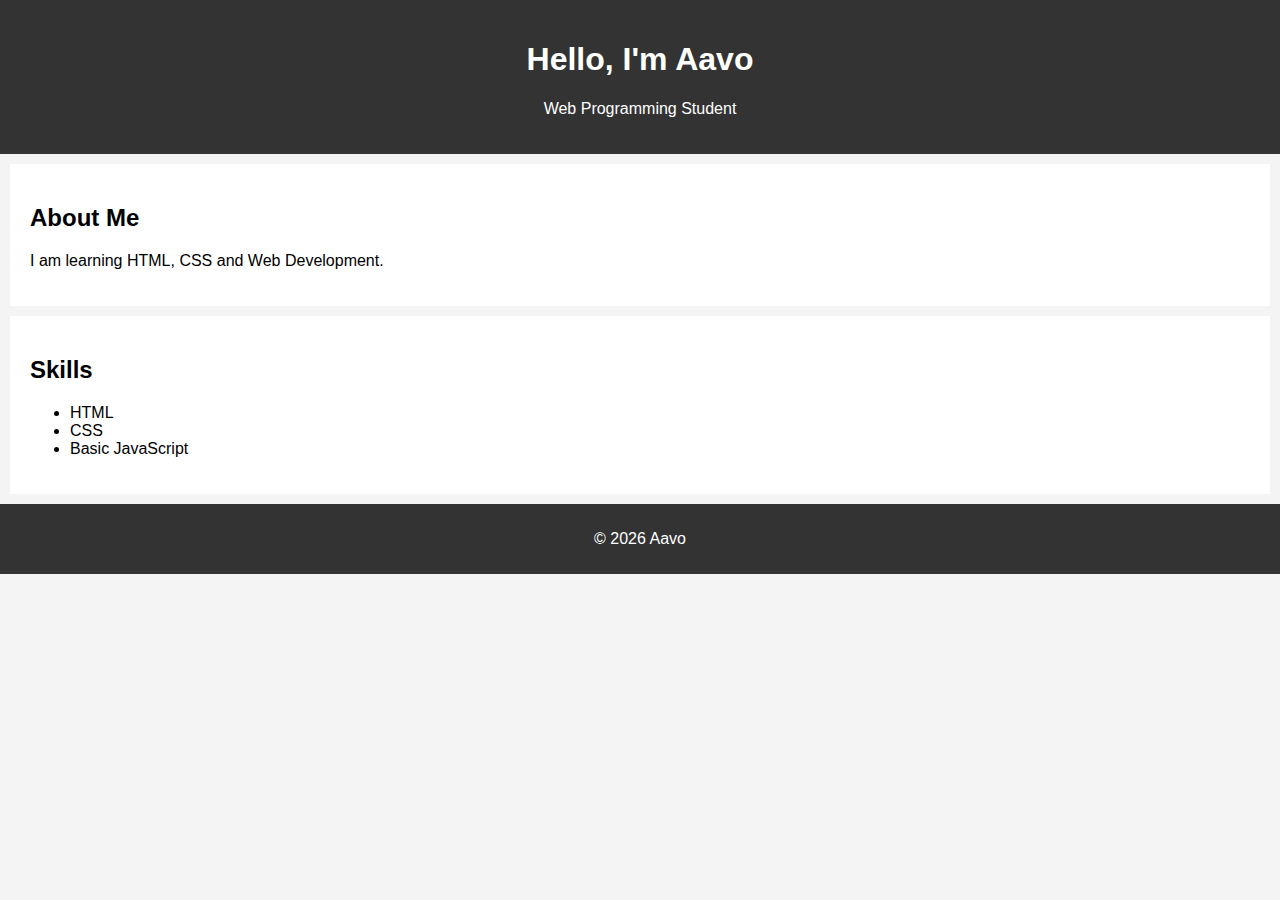
<file: index.html>
<!DOCTYPE html>
<html>
<head>
    <title>My Portfolio</title>
    <link rel="stylesheet" href="style.css">
</head>
<body>
    <header>
        <h1>Hello, I'm Aavo</h1>
        <p>Web Programming Student</p>
    </header>

    <section>
        <h2>About Me</h2>
        <p>I am learning HTML, CSS and Web Development.</p>
    </section>

    <section>
        <h2>Skills</h2>
        <ul>
            <li>HTML</li>
            <li>CSS</li>
            <li>Basic JavaScript</li>
        </ul>
    </section>

    <footer>
        <p>© 2026 Aavo</p>
    </footer>
</body>
</html>
</file>
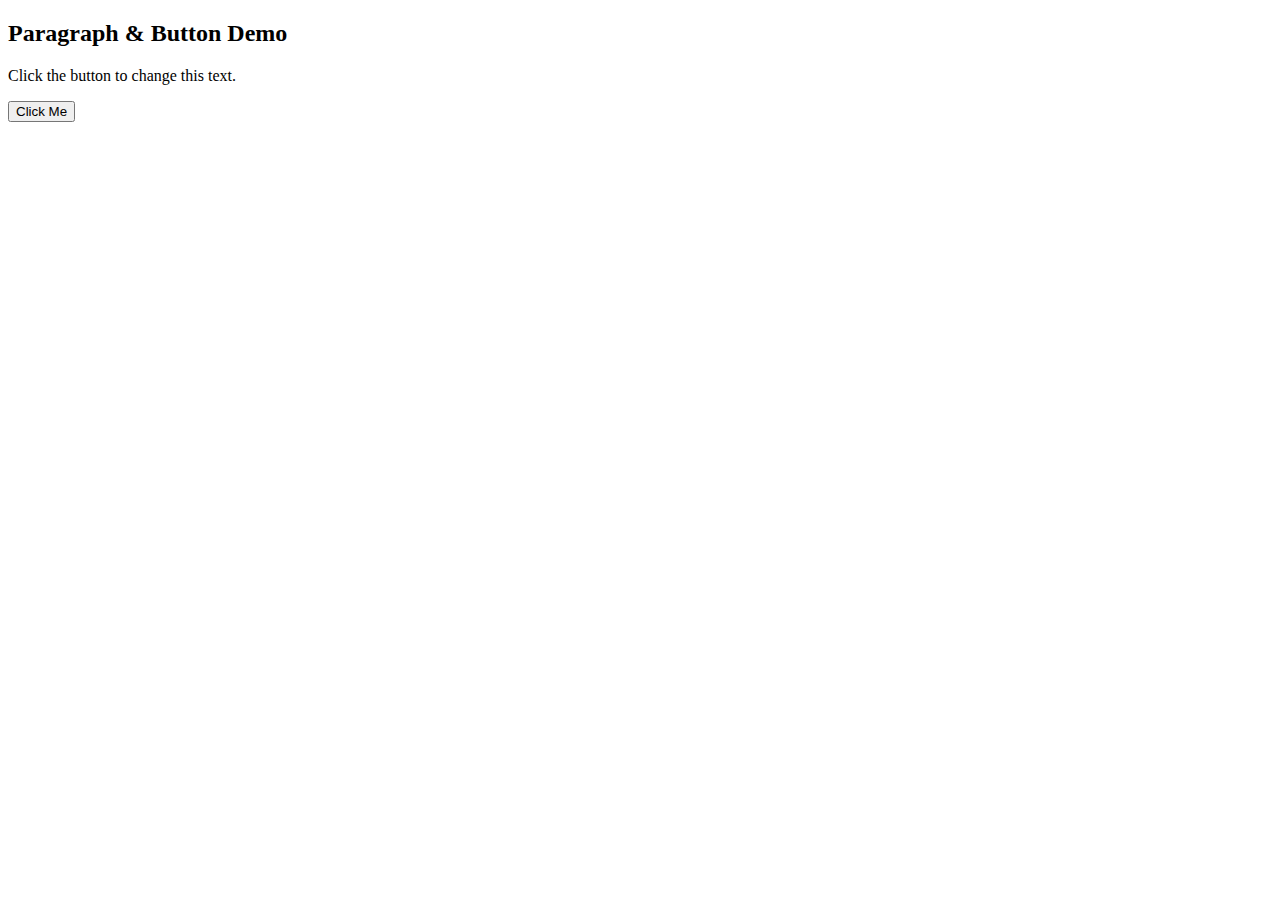
<file: index1.html>
<!DOCTYPE html>
<html lang="en">
<head>
    <meta charset="UTF-8">
    <title>JavaScript InnerHTML Example</title>
</head>
<body>

    <h2>Paragraph & Button Demo</h2>

    <!-- Paragraph -->
    <p id="myPara">Click the button to change this text.</p>

    <!-- Button -->
    <button onclick="changeText()">Click Me</button>

    <!-- Linking JavaScript file -->
    <script src="script.js"></script>

</body>
</html>
</file>
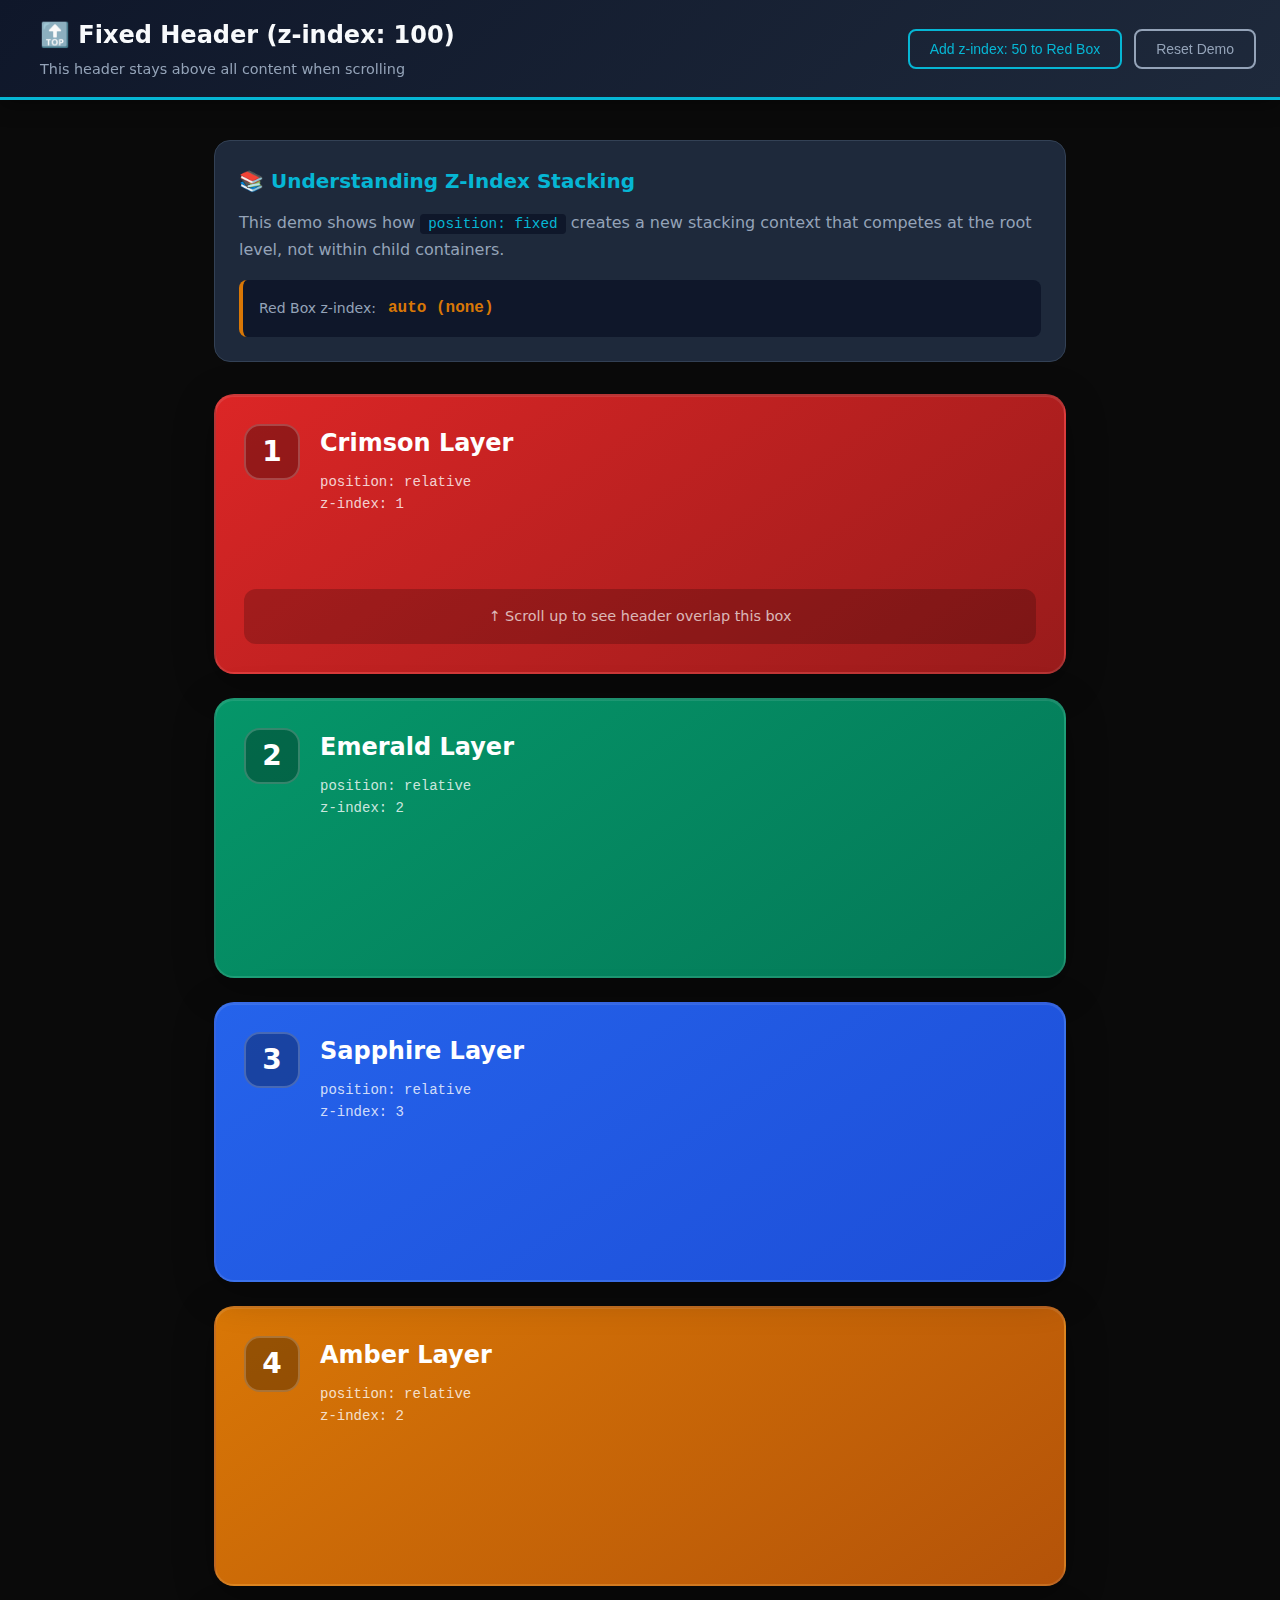
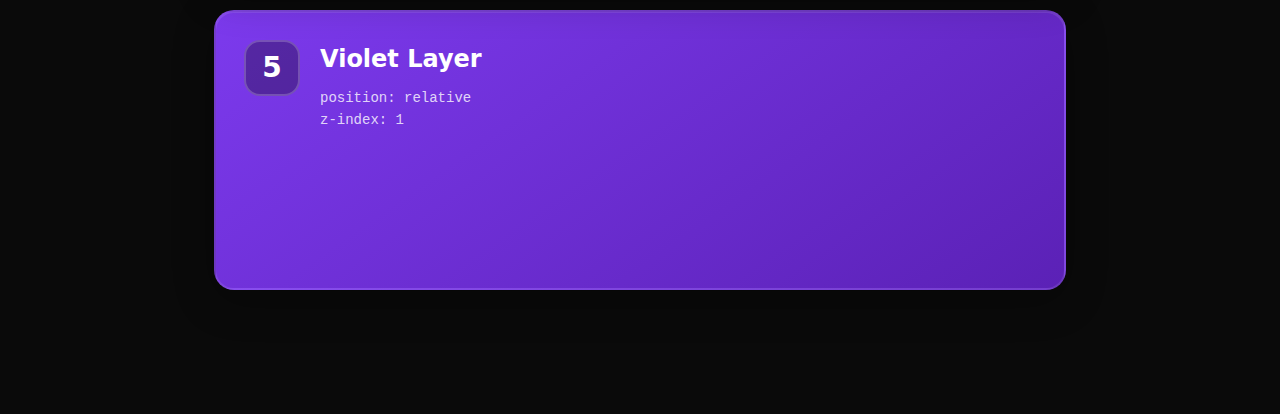
<file: layerStack.html>
<!DOCTYPE html>
<html lang="en">
<head>
    <meta charset="UTF-8">
    <meta name="viewport" content="width=device-width, initial-scale=1.0">
    <title>Z-Index Stacking Context Demo</title>
    <link rel="stylesheet" href="stackStyles.css">
</head>
<body>
    <!-- Fixed Header with z-index: 100 -->
    <header class="stickyBanner" id="topHeader">
        <div class="bannerContent">
            <h1>🔝 Fixed Header (z-index: 100)</h1>
            <p>This header stays above all content when scrolling</p>
        </div>
        <div class="controls">
            <button id="toggleHighZ" class="controlBtn">
                Add z-index: 50 to Red Box
            </button>
            <button id="resetDemo" class="controlBtn secondary">
                Reset Demo
            </button>
        </div>
    </header>

    <!-- Main Content Area -->
    <main class="scrollArea">
        
        <!-- Intro Section -->
        <section class="explainPanel">
            <h2>📚 Understanding Z-Index Stacking</h2>
            <p>
                This demo shows how <code>position: fixed</code> creates a new 
                stacking context that competes at the root level, not within 
                child containers.
            </p>
            <div class="currentState" id="stateDisplay">
                <span class="stateLabel">Red Box z-index:</span>
                <span class="stateValue" id="zValue">auto (none)</span>
            </div>
        </section>

        <!-- Colorful Content Divs with z-index 1-3 -->
        <div class="layerBox crimsonLayer" id="redBox">
            <div class="layerLabel">
                <span class="layerNum">1</span>
                <div class="layerInfo">
                    <h3>Crimson Layer</h3>
                    <p>position: relative</p>
                    <p>z-index: 1</p>
                    <p id="redExtra" class="extraProp hidden">z-index: 50 (added)</p>
                </div>
            </div>
            <div class="overlapHint">
                ↑ Scroll up to see header overlap this box
            </div>
        </div>

        <div class="layerBox emeraldLayer">
            <div class="layerLabel">
                <span class="layerNum">2</span>
                <div class="layerInfo">
                    <h3>Emerald Layer</h3>
                    <p>position: relative</p>
                    <p>z-index: 2</p>
                </div>
            </div>
        </div>

        <div class="layerBox sapphireLayer">
            <div class="layerLabel">
                <span class="layerNum">3</span>
                <div class="layerInfo">
                    <h3>Sapphire Layer</h3>
                    <p>position: relative</p>
                    <p>z-index: 3</p>
                </div>
            </div>
        </div>

        <!-- Additional boxes to enable scrolling -->
        <div class="layerBox amberLayer">
            <div class="layerLabel">
                <span class="layerNum">4</span>
                <div class="layerInfo">
                    <h3>Amber Layer</h3>
                    <p>position: relative</p>
                    <p>z-index: 2</p>
                </div>
            </div>
        </div>

        <div class="layerBox violetLayer">
            <div class="layerLabel">
                <span class="layerNum">5</span>
                <div class="layerInfo">
                    <h3>Violet Layer</h3>
                    <p>position: relative</p>
                    <p>z-index: 1</p>
</file>
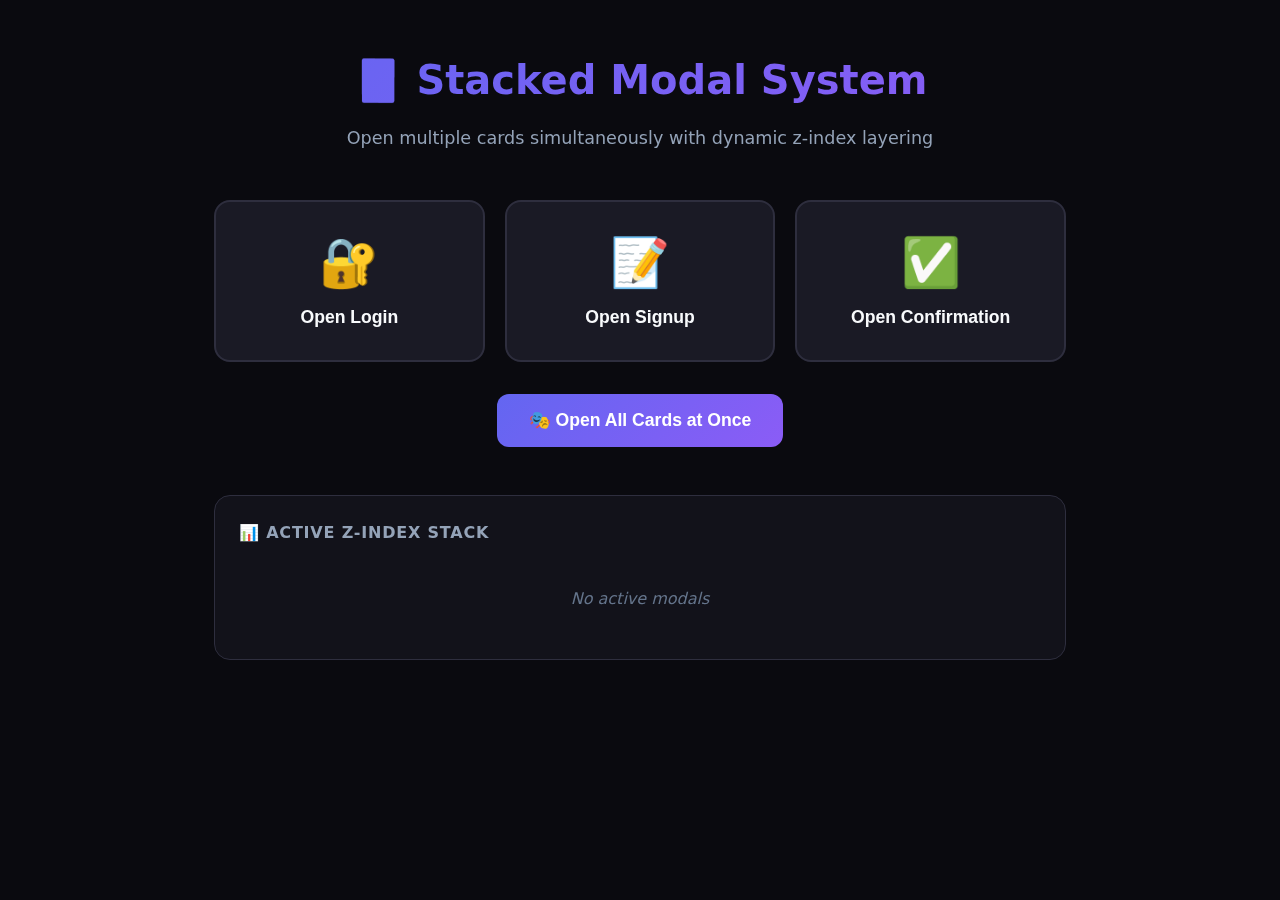
<file: modalDeck.html>
<!DOCTYPE html>
<html lang="en">
<head>
    <meta charset="UTF-8">
    <meta name="viewport" content="width=device-width, initial-scale=1.0">
    <title>Multi-Modal Card System</title>
    <link rel="stylesheet" href="overlayStyles.css">
</head>
<body>
    <div class="appShell">
        <!-- Main Page Content -->
        <main class="pageContent">
            <header class="heroBlock">
                <h1>🎴 Stacked Modal System</h1>
                <p>Open multiple cards simultaneously with dynamic z-index layering</p>
            </header>

            <!-- Trigger Buttons -->
            <section class="triggerGrid">
                <button class="modalTrigger" data-modal="loginCard">
                    <span class="triggerIcon">🔐</span>
                    <span class="triggerLabel">Open Login</span>
                </button>
                <button class="modalTrigger" data-modal="signupCard">
                    <span class="triggerIcon">📝</span>
                    <span class="triggerLabel">Open Signup</span>
                </button>
                <button class="modalTrigger" data-modal="confirmCard">
                    <span class="triggerIcon">✅</span>
                    <span class="triggerLabel">Open Confirmation</span>
                </button>
            </section>

            <!-- Open All Button -->
            <div class="bulkAction">
                <button class="stackAllBtn" onclick="openAllModals()">
                    🎭 Open All Cards at Once
                </button>
            </div>

            <!-- Active Stack Display -->
            <aside class="stackMonitor" id="layerMonitor">
                <h3>📊 Active Z-Index Stack</h3>
                <ul class="layerList" id="activeLayers">
                    <li class="emptyState">No active modals</li>
                </ul>
            </aside>
        </main>

        <!-- Modal Container -->
        <div class="modalArena" id="modalStage">
            
            <!-- Login Card -->
            <div class="modalWrap" id="loginCard" data-base-z="1000" style="z-index: -1;">
                <div class="modalBackdrop" onclick="closeModal('loginCard')"></div>
                <article class="modalCard">
                    <header class="cardHead">
                        <h2>🔐 Login</h2>
                        <button class="closeX" onclick="closeModal('loginCard')">&times;</button>
                    </header>
                    <div class="cardBody">
                        <div class="fieldGroup">
                            <label>Email</label>
                            <input type="email" placeholder="user@example.com">
                        </div>
                        <div class="fieldGroup">
                            <label>Password</label>
                            <input type="password" placeholder="••••••••">
                        </div>
                        <button class="submitAction">Sign In</button>
                    </div>
                    <footer class="cardFoot">
                        <button class="nestTrigger" onclick="openModal('signupCard')">
                            Need account? Sign up →
                        </button>
                    </footer>
                </article>
            </div>

            <!-- Signup Card -->
            <div class="modalWrap" id="signupCard" data-base-z="1000" style="z-index: -1;">
                <div class="modalBackdrop" onclick="closeModal('signupCard')"></div>
                <article class="modalCard">
                    <header class="cardHead">
                        <h2>📝 Create Account</h2>
                        <button class="closeX" onclick="closeModal('signupCard')">&times;</button>
                    </header>
                    <div class="cardBody">
                        <div class="fieldGroup">
                            <label>Full Name</label>
                            <input type="text" placeholder="John Doe">
                        </div>
                        <div class="fieldGroup">
                            <label>Email</label>
                            <input type="email" placeholder="user@example.com">
                        </div>
                        <div class="fieldGroup">
                            <label>Password</label>
                            <input type="password" placeholder="••••••••">
                        </div>
                        <button class="submitAction">Create Account</button>
                    </div>
                    <footer class="cardFoot">
                        <button class="nestTrigger" onclick="openModal('confirmCard')">
                            Show confirmation →
                        </button>
                    </footer>
                </article>
            </div>

            <!-- Confirmation Card -->
            <div class="modalWrap" id="confirmCard" data-base-z="1000" style="z-index: -1;">
                <div class="modalBackdrop" onclick="closeModal('confirmCard')"></div>
                <article class="modalCard confirmTheme">
                    <header class="cardHead">
                        <h2>✅ Success!</h2>
                        <button class="closeX" onclick="closeModal('confirmCard')">&times;</button>
                    </header>
                    <div class="cardBody centerBody">
                        <div class="successIcon">🎉</div>
                        <p>Your action was completed successfully.</p>
                        <button class="submitAction" onclick="closeAllModals()">
                            Done
                        </button>
                    </div>
                </article>
            </div>

        </div>
    </div>

    <script src="layerManager.js"></script>
</body>
</html>
</file>
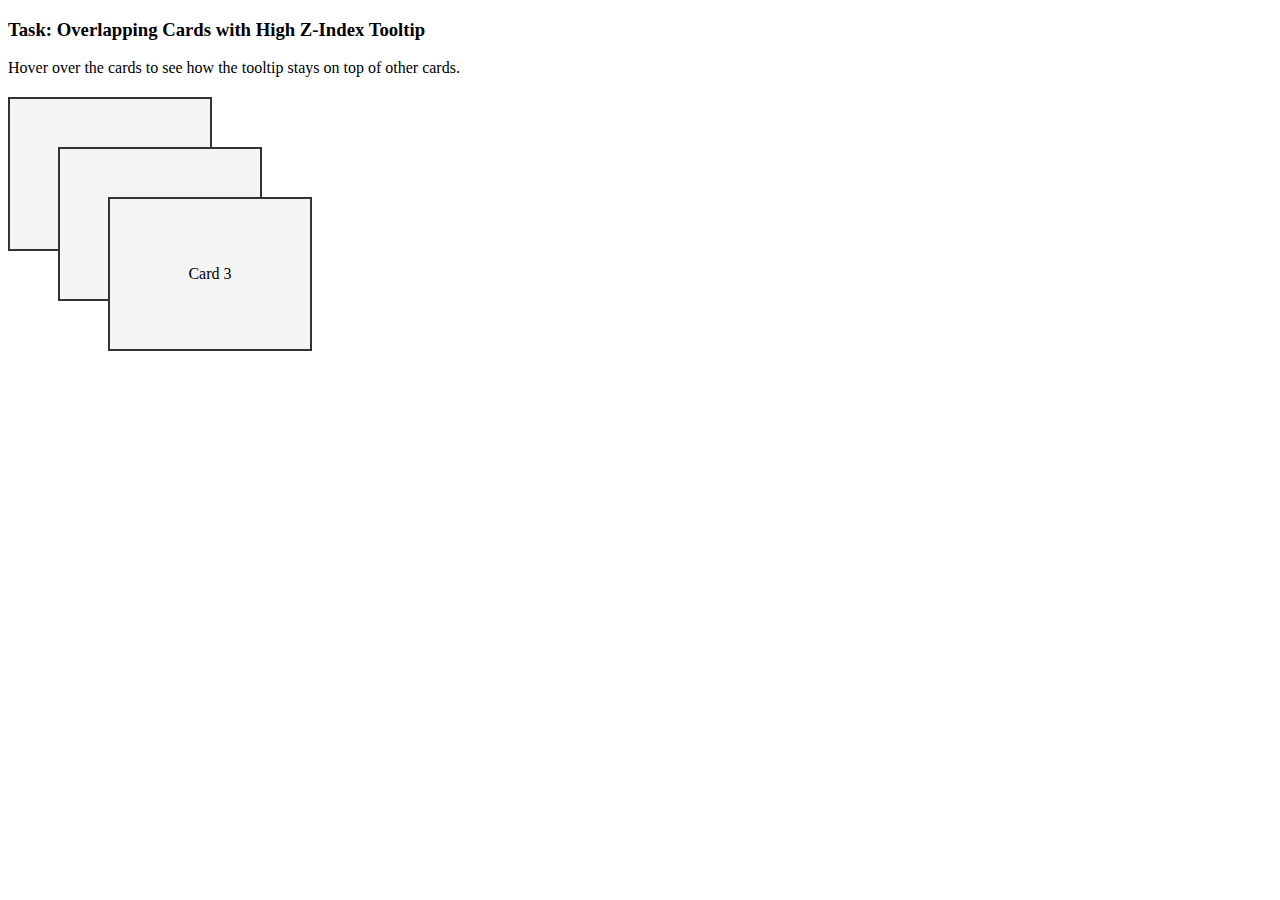
<file: product_stack_task.html>
<!DOCTYPE html>
<html lang="en">
<head>
    <meta charset="UTF-8">
    <title>Z-Index Tooltip Task</title>
    <link rel="stylesheet" href="product_styles.css">
</head>
<body>

    <h3>Task: Overlapping Cards with High Z-Index Tooltip</h3>
    <p>Hover over the cards to see how the tooltip stays on top of other cards.</p>

    <div class="container">
        <div class="product-card" id="card1" style="top: 0; left: 0;">
            Card 1
            <div class="tooltip">High Priority Info 1</div>
        </div>

        <div class="product-card" id="card2" style="top: 50px; left: 50px;">
            Card 2
            <div class="tooltip">High Priority Info 2</div>
        </div>

        <div class="product-card" id="card3" style="top: 100px; left: 100px;">
            Card 3
            <div class="tooltip">High Priority Info 3</div>
        </div>
    </div>

    <script src="tooltip_logic.js"></script>
</body>
</html>
</file>
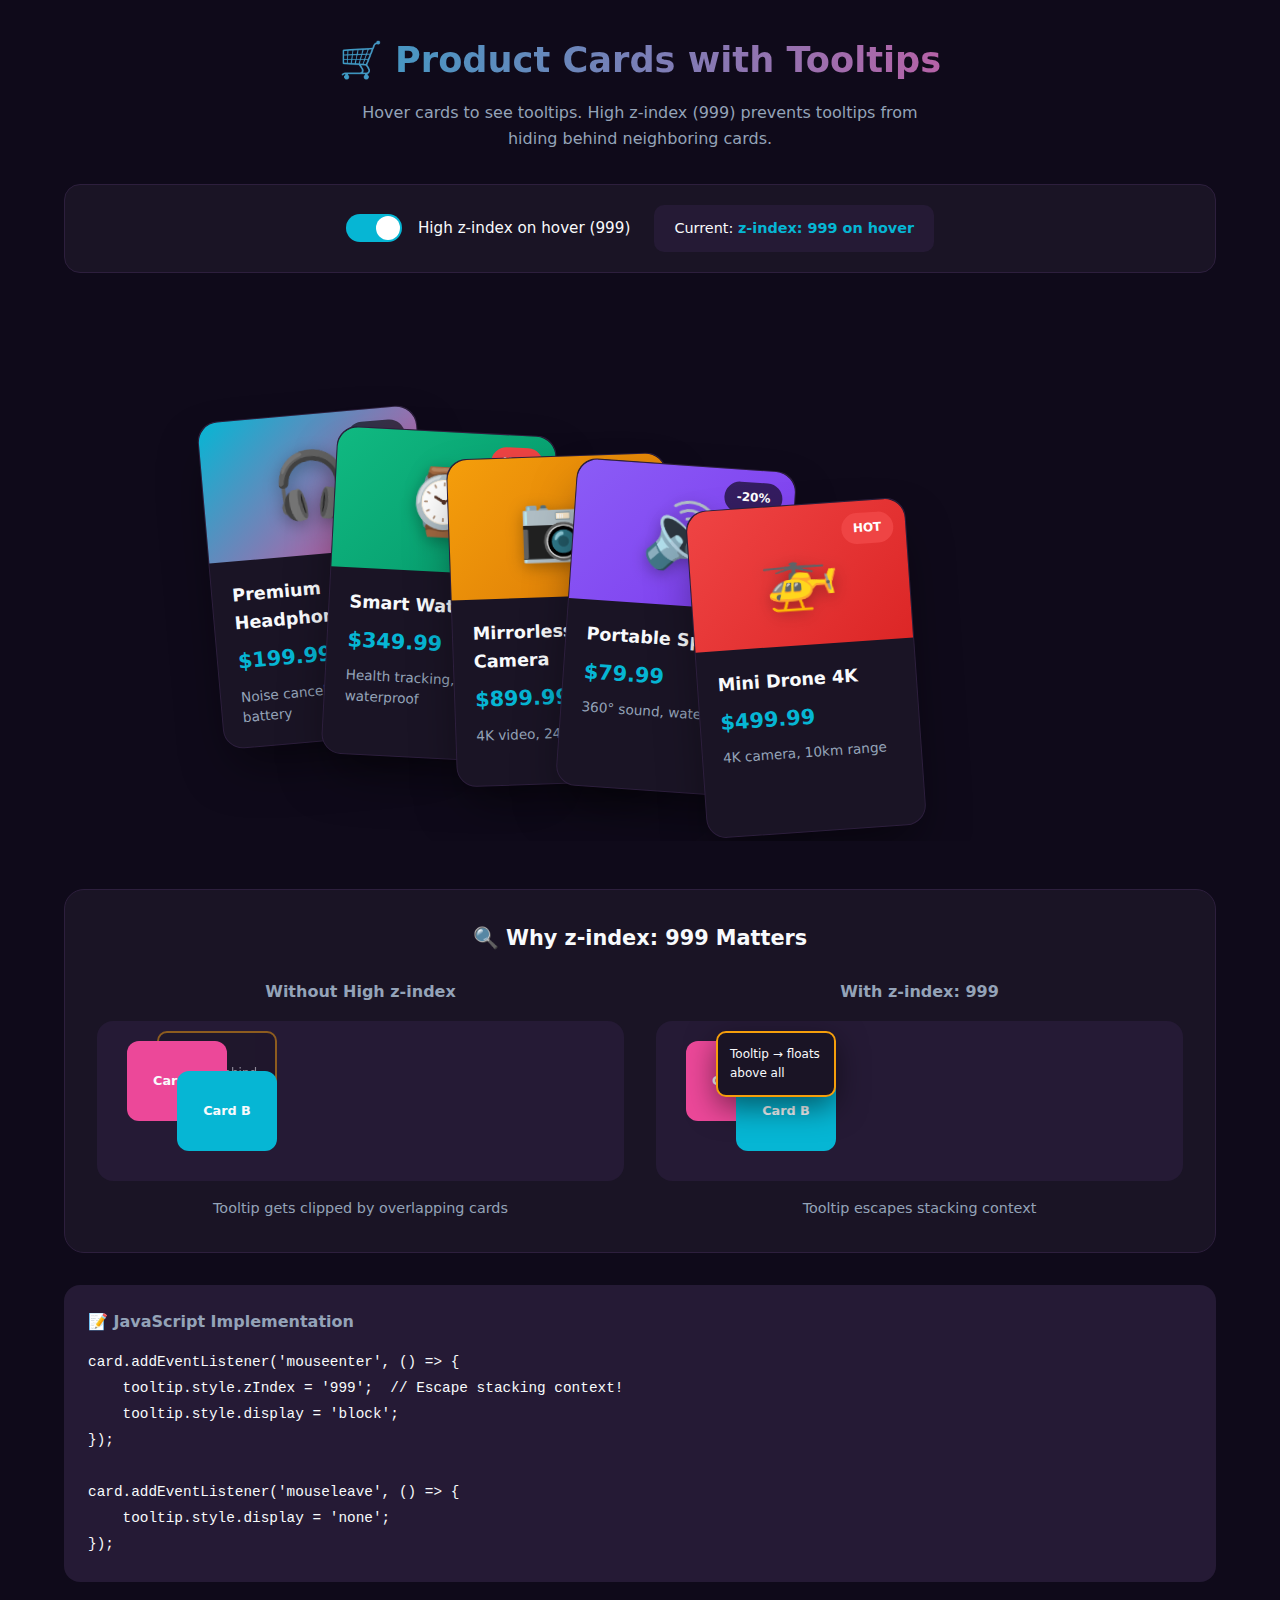
<file: productGrid.html>
<!DOCTYPE html>
<html lang="en">
<head>
    <meta charset="UTF-8">
    <meta name="viewport" content="width=device-width, initial-scale=1.0">
    <title>Product Card Tooltip Demo</title>
    <link rel="stylesheet" href="cardStyles.css">
</head>
<body>
    <div class="appFrame">
        <!-- Header -->
        <header class="topBar">
            <h1>🛒 Product Cards with Tooltips</h1>
            <p>Hover cards to see tooltips. High z-index (999) prevents tooltips from hiding behind neighboring cards.</p>
        </header>

        <!-- Controls -->
        <section class="controlPanel">
            <div class="toggleGroup">
                <label class="switchWrap">
                    <input type="checkbox" id="highZToggle" checked>
                    <span class="switchSlider"></span>
                    <span class="switchLabel">High z-index on hover (999)</span>
                </label>
            </div>
            <div class="statusDisplay" id="zStatus">
                Current: <span class="statusValue active">z-index: 999 on hover</span>
            </div>
        </section>

        <!-- Overlapping Product Grid -->
        <main class="productArena">
            <div class="cardCluster" id="cardStack">
                
                <!-- Card 1 -->
                <article class="productCard" data-product="headphones" style="--rotation: -5deg; --offset-x: 0px; --offset-y: 0px;">
                    <div class="cardVisual">
                        <span class="productIcon">🎧</span>
                        <span class="badge">Sale</span>
                    </div>
                    <div class="cardInfo">
                        <h3>Premium Headphones</h3>
                        <p class="price">$199.99</p>
                        <p class="desc">Noise cancelling, 30hr battery</p>
                    </div>
                    <div class="infoTooltip" id="tip-headphones">
                        <div class="tipArrow"></div>
                        <div class="tipContent">
                            <h4>🎧 Premium Headphones</h4>
                            <ul>
                                <li>Active Noise Cancellation</li>
                                <li>30-hour battery life</li>
                                <li>Bluetooth 5.3</li>
                                <li>Spatial Audio support</li>
                            </ul>
                            <button class="tipAction">Add to Cart</button>
                        </div>
                    </div>
                </article>

                <!-- Card 2 -->
                <article class="productCard" data-product="watch" style="--rotation: 3deg; --offset-x: -40px; --offset-y: 20px;">
                    <div class="cardVisual" style="background: linear-gradient(135deg, #10b981 0%, #059669 100%);">
                        <span class="productIcon">⌚</span>
                        <span class="badge hot">Hot</span>
                    </div>
                    <div class="cardInfo">
                        <h3>Smart Watch Pro</h3>
                        <p class="price">$349.99</p>
                        <p class="desc">Health tracking, GPS, waterproof</p>
                    </div>
                    <div class="infoTooltip" id="tip-watch">
                        <div class="tipArrow"></div>
                        <div class="tipContent">
                            <h4>⌚ Smart Watch Pro</h4>
                            <ul>
                                <li>Heart rate & ECG monitoring</li>
                                <li>Built-in GPS + Cellular</li>
                                <li>50m water resistant</li>
                                <li>7-day battery life</li>
                            </ul>
                            <button class="tipAction">Add to Cart</button>
                        </div>
                    </div>
                </article>

                <!-- Card 3 -->
                <article class="productCard" data-product="camera" style="--rotation: -2deg; --offset-x: -80px; --offset-y: 40px;">
                    <div class="cardVisual" style="background: linear-gradient(135deg, #f59e0b 0%, #d97706 100%);">
                        <span class="productIcon">📷</span>
                        <span class="badge new">New</span>
                    </div>
                    <div class="cardInfo">
                        <h3>Mirrorless Camera</h3>
                        <p class="price">$899.99</p>
                        <p class="desc">4K video, 24MP sensor</p>
                    </div>
                    <div class="infoTooltip" id="tip-camera">
                        <div class="tipArrow"></div>
                        <div class="tipContent">
                            <h4>📷 Mirrorless Camera</h4>
                            <ul>
                                <li>24.2MP full-frame sensor</li>
                                <li>4K 60fps video recording</li>
                                <li>5-axis in-body stabilization</li>
                                <li>Real-time eye autofocus</li>
                            </ul>
                            <button class="tipAction">Add to Cart</button>
                        </div>
                    </div>
                </article>

                <!-- Card 4 -->
                <article class="productCard" data-product="speaker" style="--rotation: 4deg; --offset-x: -120px; --offset-y: 60px;">
                    <div class="cardVisual" style="background: linear-gradient(135deg, #8b5cf6 0%, #7c3aed 100%);">
                        <span class="productIcon">🔊</span>
                        <span class="badge">-20%</span>
                    </div>
                    <div class="cardInfo">
                        <h3>Portable Speaker</h3>
                        <p class="price">$79.99</p>
                        <p class="desc">360° sound, waterproof</p>
                    </div>
                    <div class="infoTooltip" id="tip-speaker">
                        <div class="tipArrow"></div>
                        <div class="tipContent">
                            <h4>🔊 Portable Speaker</h4>
                            <ul>
                                <li>360° omnidirectional sound</li>
                                <li>IP67 waterproof & dustproof</li>
                                <li>20-hour playtime</li>
                                <li>PartyBoost stereo pairing</li>
                            </ul>
                            <button class="tipAction">Add to Cart</button>
                        </div>
                    </div>
                </article>

                <!-- Card 5 -->
                <article class="productCard" data-product="drone" style="--rotation: -4deg; --offset-x: -160px; --offset-y: 80px;">
                    <div class="cardVisual" style="background: linear-gradient(135deg, #ef4444 0%, #dc2626 100%);">
                        <span class="productIcon">🚁</span>
                        <span class="badge hot">Hot</span>
                    </div>
                    <div class="cardInfo">
                        <h3>Mini Drone 4K</h3>
                        <p class="price">$499.99</p>
                        <p class="desc">4K camera, 10km range</p>
                    </div>
                    <div class="infoTooltip" id="tip-drone">
                        <div class="tipArrow"></div>
                        <div class="tipContent">
                            <h4>🚁 Mini Drone 4K</h4>
                            <ul>
                                <li>4K/60fps HDR video</li>
                                <li>10km O4 transmission</li>
                                <li>34-min flight time</li>
                                <li>Intelligent obstacle avoidance</li>
                            </ul>
                            <button class="tipAction">Add to Cart</button>
                        </div>
                    </div>
                </article>

            </div>
        </main>

        <!-- Explanation Panel -->
        <aside class="explainBox">
            <h3>🔍 Why z-index: 999 Matters</h3>
            <div class="compareGrid">
                <div class="compareCol">
                    <h4>Without High z-index</h4>
                    <div class="demoVisual bad">
                        <div class="miniCard">Card A</div>
                        <div class="miniTooltip hidden">Tooltip → hidden behind Card B</div>
                        <div class="miniCard front">Card B</div>
                    </div>
                    <p>Tooltip gets clipped by overlapping cards</p>
                </div>
                <div class="compareCol">
                    <h4>With z-index: 999</h4>
                    <div class="demoVisual good">
                        <div class="miniCard">Card A</div>
                        <div class="miniTooltip shown">Tooltip → floats above all</div>
                        <div class="miniCard front">Card B</div>
                    </div>
                    <p>Tooltip escapes stacking context</p>
                </div>
            </div>
        </aside>

        <!-- Code Preview -->
        <section class="codeBlock">
            <h3>📝 JavaScript Implementation</h3>
            <pre id="codePreview"><code>card.addEventListener('mouseenter', () => {
    tooltip.style.zIndex = '999';  // Escape stacking context!
    tooltip.style.display = 'block';
});

card.addEventListener('mouseleave', () => {
    tooltip.style.display = 'none';
});</code></pre>
        </section>

    </div>

    <script src="tooltipEngine.js"></script>
</body>
</html>
</file>
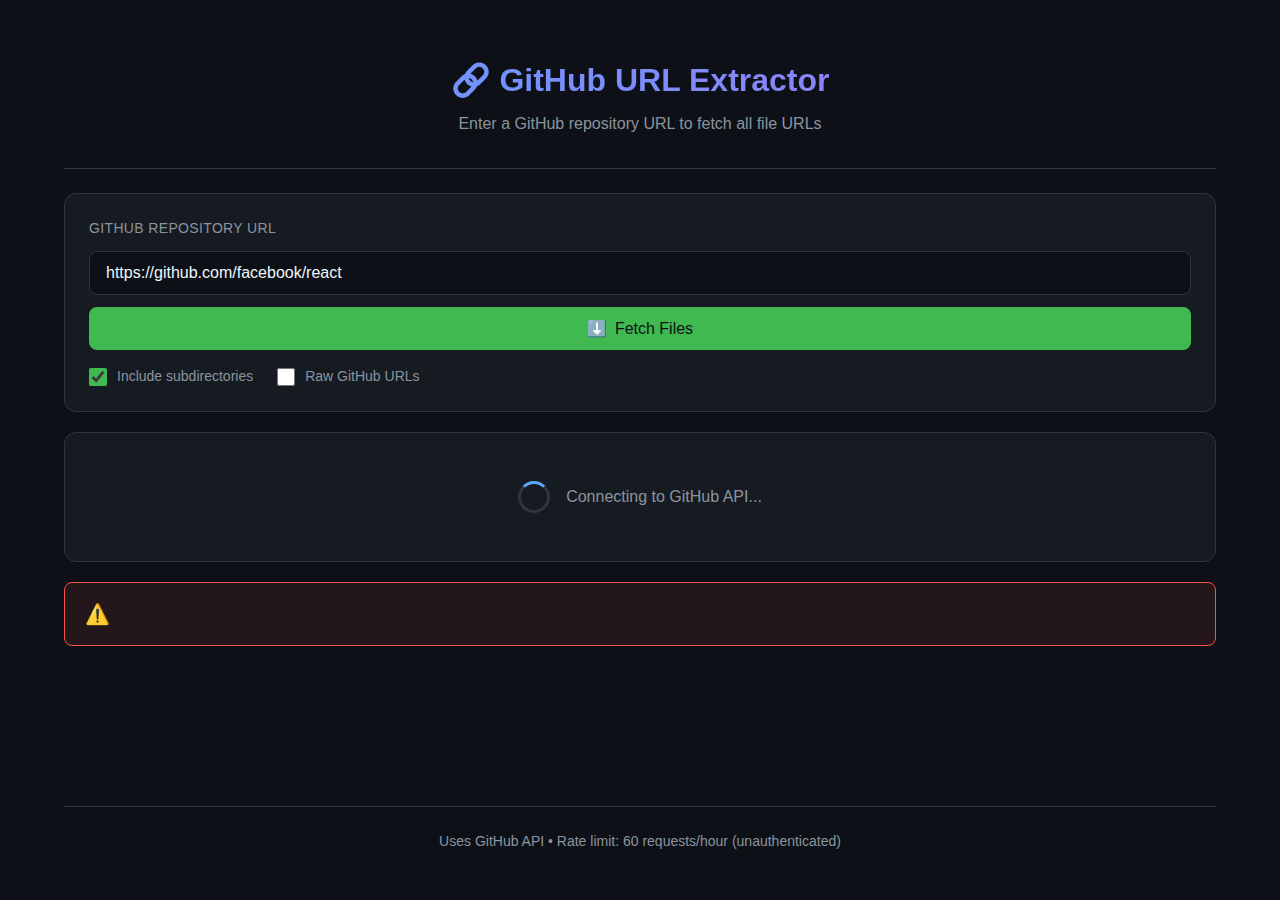
<file: repoFetch.html>
<!DOCTYPE html>
<html lang="en">
<head>
    <meta charset="UTF-8">
    <meta name="viewport" content="width=device-width, initial-scale=1.0">
    <title>GitHub Repo URL Fetcher</title>
    <link rel="stylesheet" href="ghStyles.css">
</head>
<body>
    <div class="appWrapper">
        <header class="topBar">
            <h1>🔗 GitHub URL Extractor</h1>
            <p>Enter a GitHub repository URL to fetch all file URLs</p>
        </header>

        <main class="mainContent">
            <section class="inputSection">
                <div class="urlBox">
                    <label for="repoInput">GitHub Repository URL</label>
                    <input 
                        type="text" 
                        id="repoInput" 
                        placeholder="https://github.com/username/repository"
                        value="https://github.com/facebook/react"
                    >
                    <button id="fetchBtn" class="primaryAction">
                        <span class="btnIcon">⬇️</span>
                        Fetch Files
                    </button>
                </div>
                
                <div class="optionsRow">
                    <label class="toggleWrap">
                        <input type="checkbox" id="recursiveCheck" checked>
                        <span>Include subdirectories</span>
                    </label>
                    <label class="toggleWrap">
                        <input type="checkbox" id="rawCheck">
                        <span>Raw GitHub URLs</span>
                    </label>
                </div>
            </section>

            <section class="progressPanel" id="progressArea" hidden>
                <div class="spinner"></div>
                <span id="statusText">Connecting to GitHub API...</span>
            </section>

            <section class="resultsPanel" id="resultsArea" hidden>
                <div class="resultsHeader">
                    <h2>📁 Found Files</h2>
                    <div class="actionGroup">
                        <button id="copyAllBtn" class="secondaryAction">Copy All</button>
                        <button id="downloadBtn" class="secondaryAction">Download JSON</button>
                        <button id="clearBtn" class="dangerAction">Clear</button>
                    </div>
                </div>
                
                <div class="statsBar" id="statsDisplay"></div>
                
                <div class="filterBar">
                    <input 
                        type="text" 
                        id="filterInput" 
                        placeholder="Filter by file extension (e.g., .js, .md)..."
                    >
                    <select id="sortSelect">
                        <option value="path">Sort: Path</option>
                        <option value="name">Sort: Name</option>
                        <option value="size">Sort: Size</option>
                    </select>
                </div>

                <ul class="fileTree" id="fileList"></ul>
            </section>

            <section class="errorBanner" id="errorArea" hidden>
                <span class="errorIcon">⚠️</span>
                <span id="errorText"></span>
            </section>
        </main>

        <footer class="bottomBar">
            <p>Uses GitHub API • Rate limit: 60 requests/hour (unauthenticated)</p>
        </footer>
    </div>

    <script src="ghFetcher.js"></script>
</body>
</html>
</file>
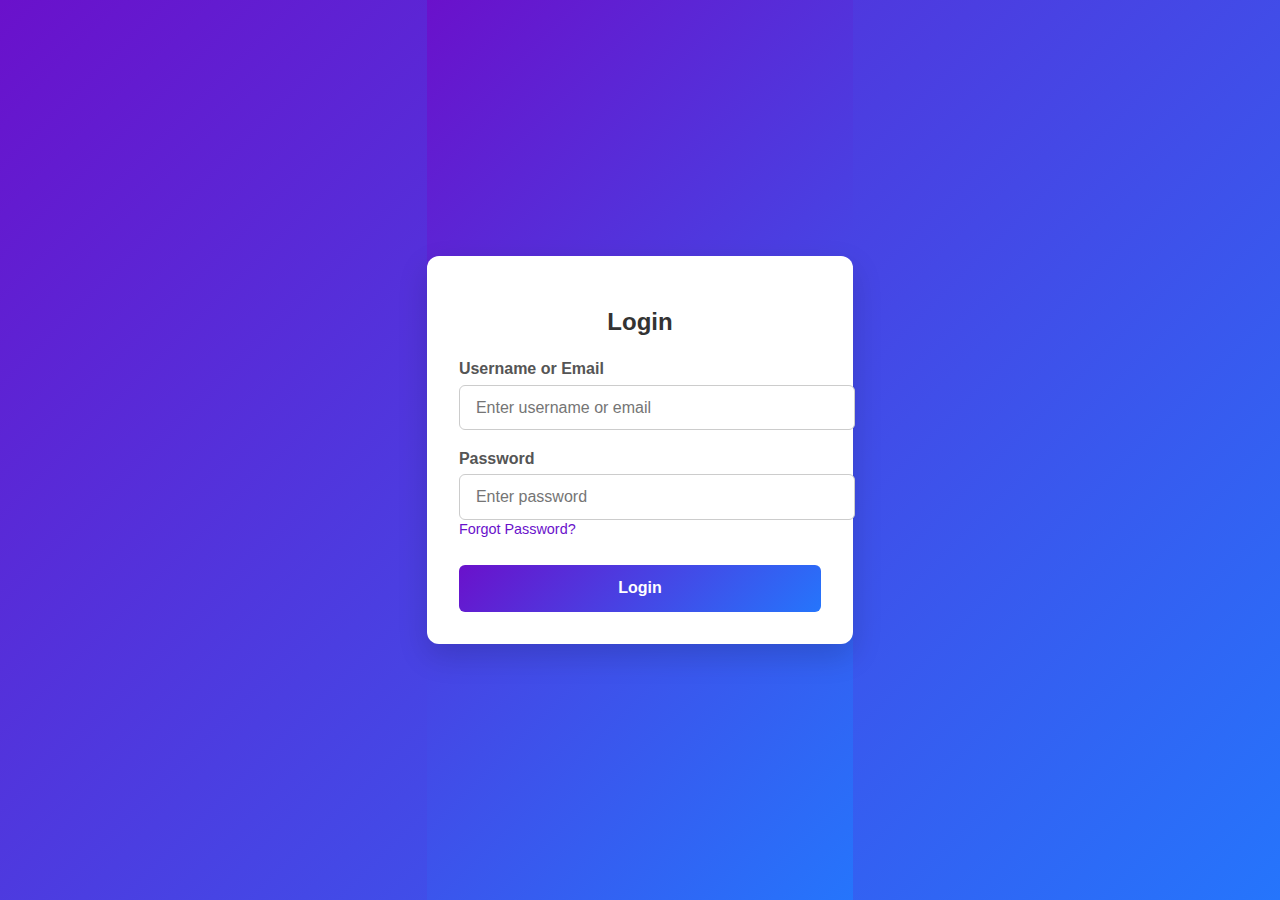
<file: task25.html>
<!DOCTYPE html>
<html lang="en">
<head>
    <meta charset="UTF-8">
    <title>Login Form</title>
    <link rel="stylesheet" href="task25.css">
</head>
<body>

    <div class="login-container">
        <form action="#" method="POST" class="login-form">
            <h2>Login</h2>

            <!-- Username / Email -->
            <div class="input-group">
                <label for="username">Username or Email</label>
                <input type="text" id="username" name="username" placeholder="Enter username or email">
            </div>

            <!-- Password -->
            <div class="input-group">
                <label for="password">Password</label>
                <input type="password" id="password" name="password" placeholder="Enter password">
                <a href="#" class="forgot-password">Forgot Password?</a>
            </div>

            <!-- Submit button -->
            <button type="submit" class="login-btn">Login</button>
        </form>
    </div>

</body>
</html>
</file>
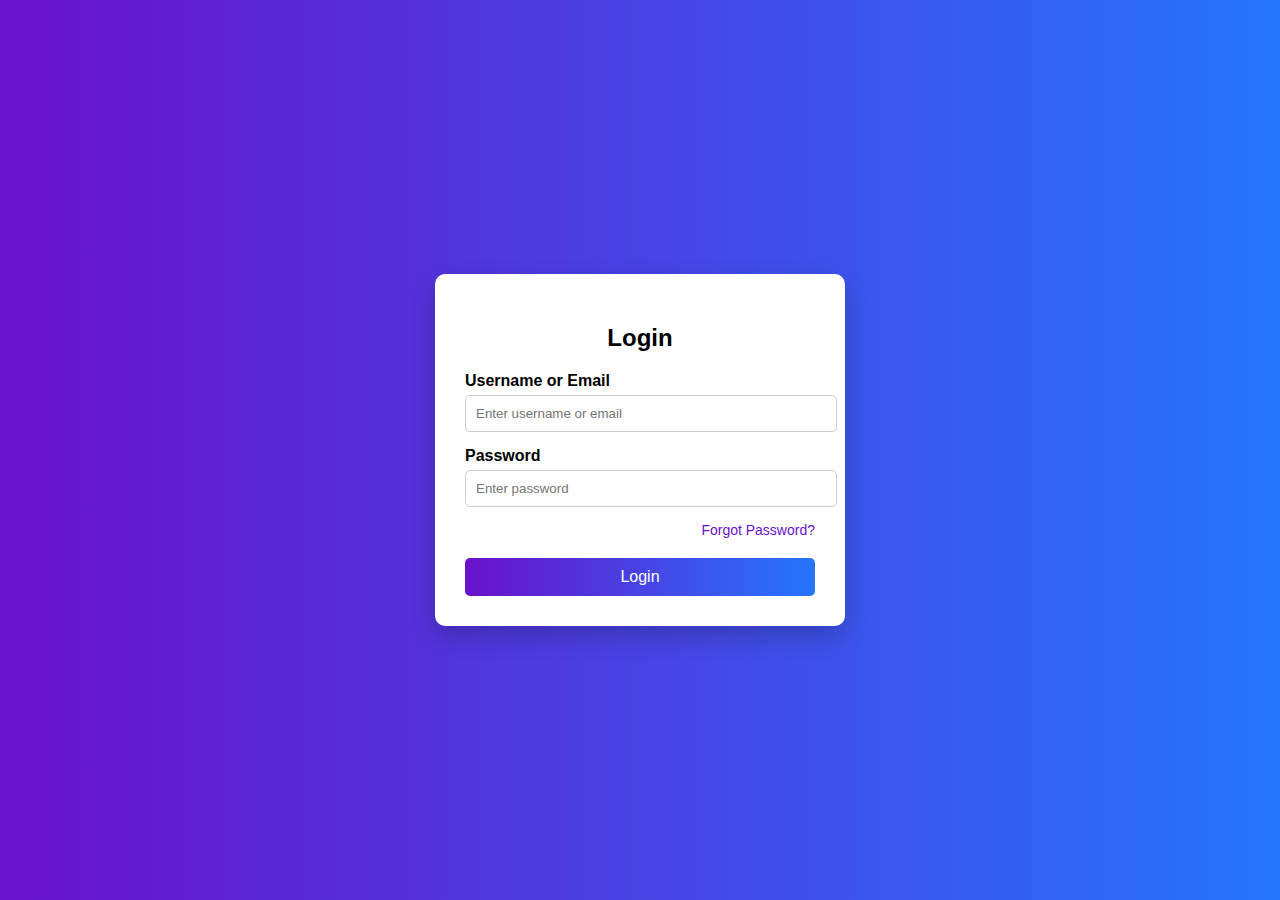
<file: task251.html>
<!DOCTYPE html>
<html lang="en">
<head>
    <meta charset="UTF-8">
    <title>Login Form</title>
    <link rel="stylesheet" href="task251.css">
</head>
<body>

    <div class="login-container">
        <h2>Login</h2>

        <form>
            <label>Username or Email</label>
            <input type="text" placeholder="Enter username or email">

            <label>Password</label>
            <input type="password" placeholder="Enter password">

            <a href="#" class="forgot">Forgot Password?</a>

            <button type="submit">Login</button>
        </form>
    </div>

</body>
</html>
</file>
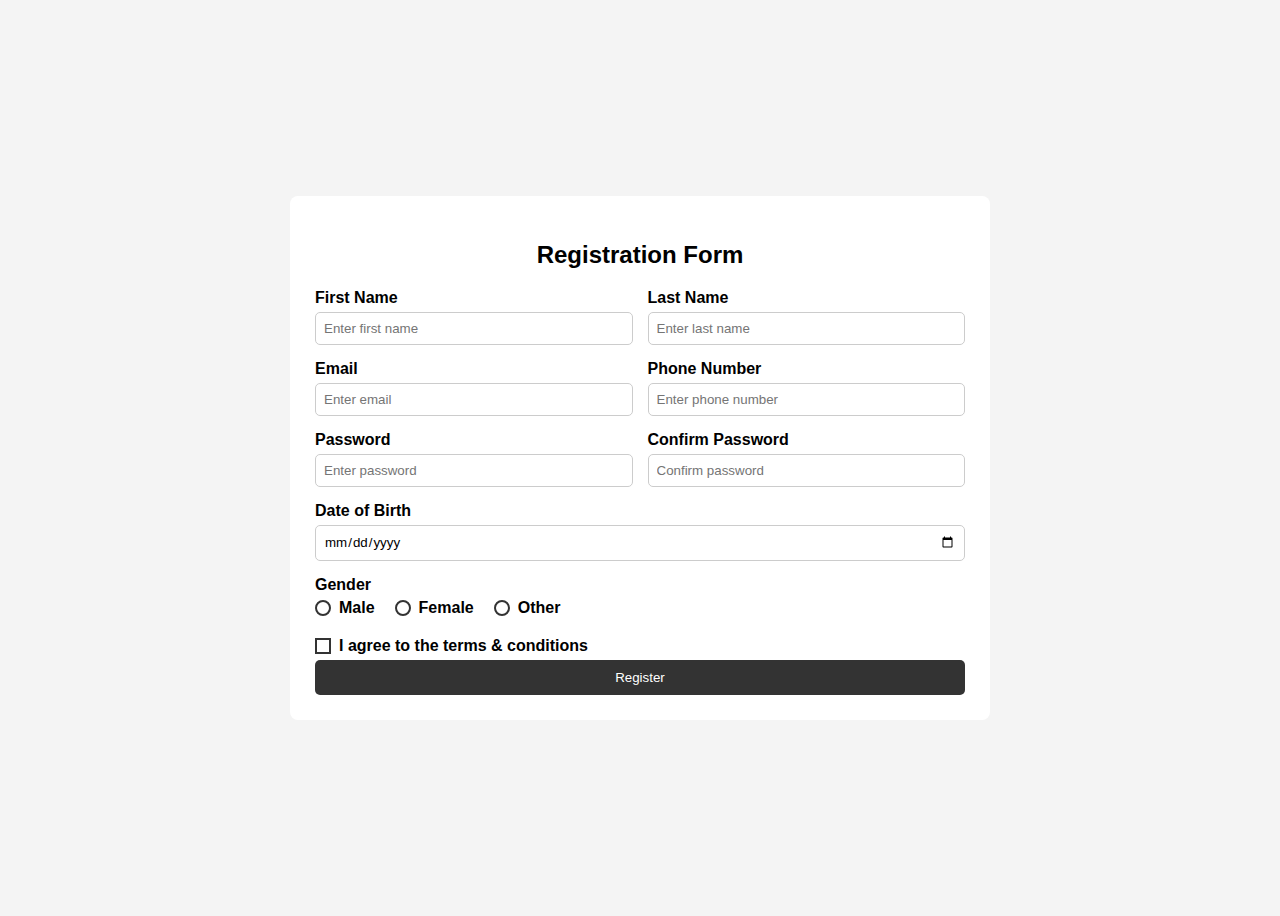
<file: task26.html>
<!DOCTYPE html>
<html lang="en">
<head>
    <meta charset="UTF-8">
    <title>Registration Form</title>
    <link rel="stylesheet" href="task26.css">
</head>
<body>

<div class="container">
    <h2>Registration Form</h2>

    <form>
        <div class="row">
            <div class="field">
                <label>First Name</label>
                <input type="text" placeholder="Enter first name">
            </div>

            <div class="field">
                <label>Last Name</label>
                <input type="text" placeholder="Enter last name">
            </div>
        </div>

        <div class="row">
            <div class="field">
                <label>Email</label>
                <input type="email" placeholder="Enter email">
            </div>

            <div class="field">
                <label>Phone Number</label>
                <input type="tel" placeholder="Enter phone number">
            </div>
        </div>

        <div class="row">
            <div class="field">
                <label>Password</label>
                <input type="password" placeholder="Enter password">
            </div>

            <div class="field">
                <label>Confirm Password</label>
                <input type="password" placeholder="Confirm password">
            </div>
        </div>

        <div class="row">
            <div class="field">
                <label>Date of Birth</label>
                <input type="date">
            </div>
        </div>

        <div class="gender">
            <label>Gender</label>
            <div class="gender-options">
                <label class="radio">
                    <input type="radio" name="gender">
                    <span></span> Male
                </label>

                <label class="radio">
                    <input type="radio" name="gender">
                    <span></span> Female
                </label>

                <label class="radio">
                    <input type="radio" name="gender">
                    <span></span> Other
                </label>
            </div>
        </div>

        <div class="terms">
            <label class="checkbox">
                <input type="checkbox">
                <span></span> I agree to the terms & conditions
            </label>
        </div>

        <button type="submit">Register</button>
    </form>
</div>

</body>
</html>
</file>
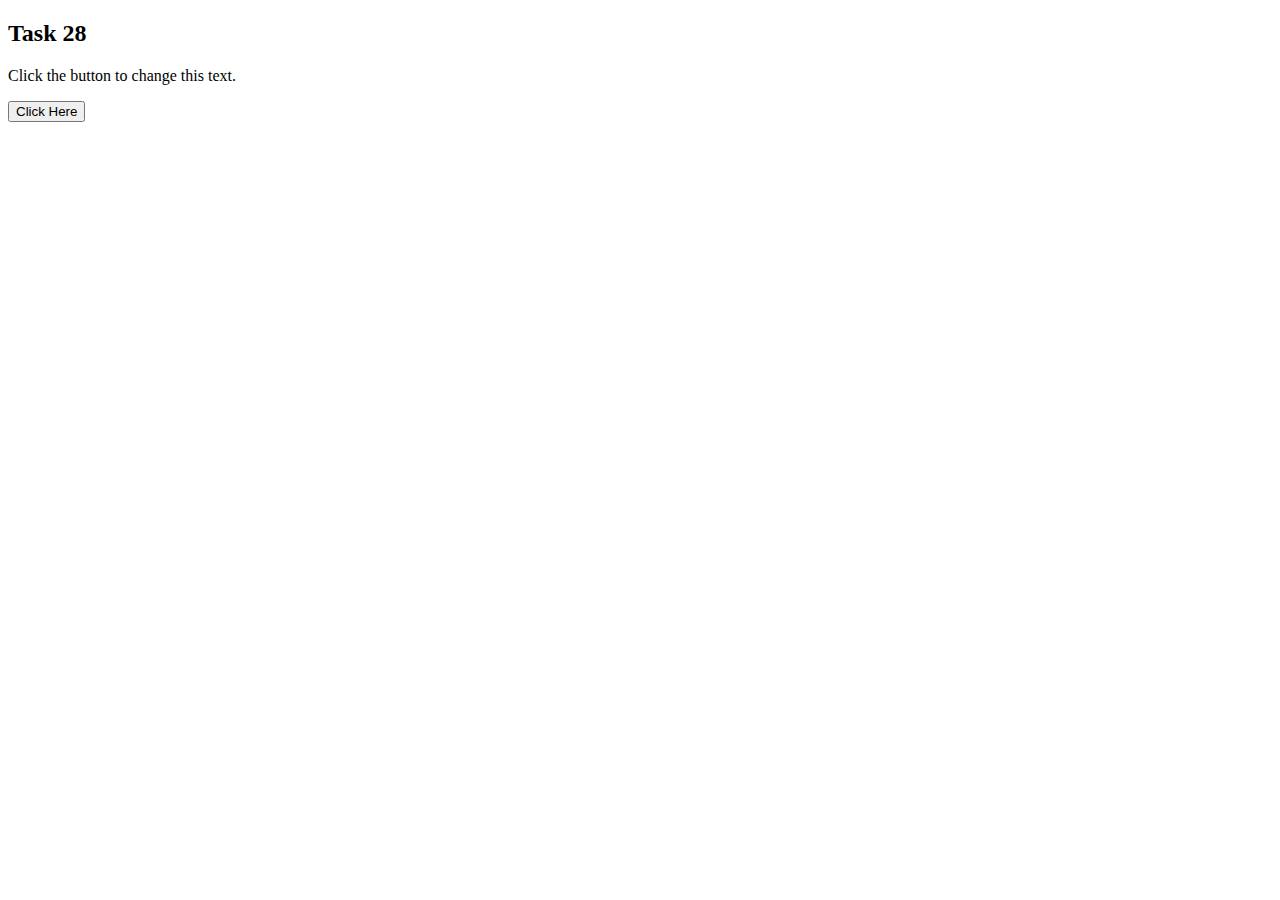
<file: task28.html>
<!DOCTYPE html>
<html lang="en">
<head>
    <meta charset="UTF-8">
    <title>Task 28 - JavaScript InnerHTML</title>
</head>
<body>

    <h2>Task 28</h2>

    <p id="para">
        Click the button to change this text.
    </p>

    <button onclick="changeText()">
        Click Here
    </button>

    <script src="task28.js"></script>

</body>
</html>
</file>
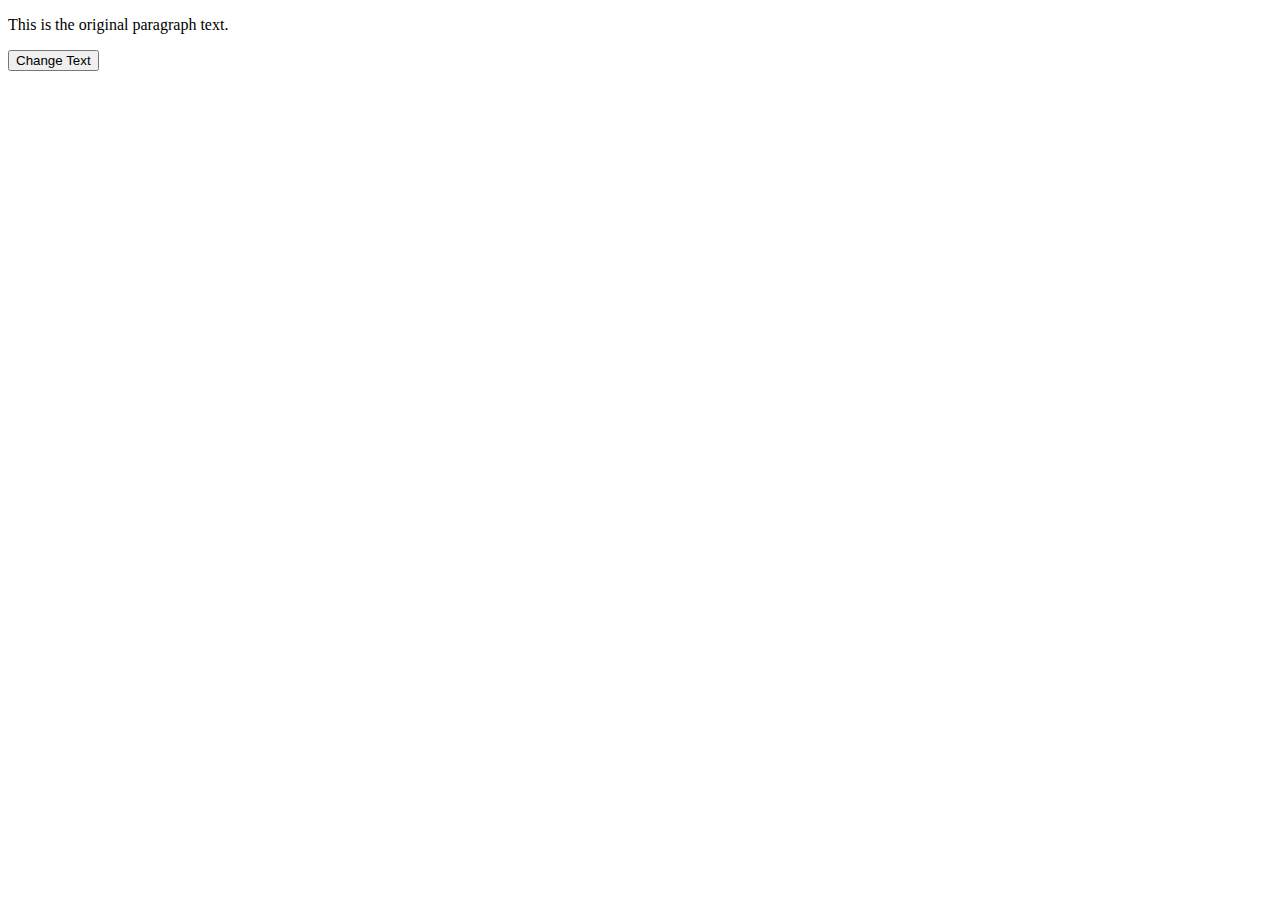
<file: task281.html>
<!DOCTYPE html>
<html lang="en">
<head>
  <meta charset="UTF-8">
  <title>Task 281</title>
  <!-- Link the external JavaScript file -->
  <script src="task281.js"></script>
</head>
<body>

  <p id="myParagraph">
    This is the original paragraph text.
  </p>

  <button onclick="changeParagraph()">Change Text</button>

</body>
</html>
</file>
<file: style.css>
body {
    font-family: Arial, sans-serif;
    margin: 0;
    padding: 0;
    background-color: #f4f4f4;
}

header {
    background-color: #333;
    color: white;
    text-align: center;
    padding: 20px;
}

section {
    padding: 20px;
    margin: 10px;
    background-color: white;
}

footer {
    text-align: center;
    background-color: #333;
    color: white;
    padding: 10px;
}
</file>
<file: product_styles.css>
.container {
    position: relative;
    height: 400px;
    margin-top: 20px;
}

.product-card {
    position: relative;
    width: 200px;
    height: 150px;
    background-color: #f4f4f4;
    border: 2px solid #333;
    display: flex;
    align-items: center;
    justify-content: center;
    z-index: 10; /* Base Z-index for cards */
    position: absolute; /* Needed for manual overlapping */
}

.tooltip {
    position: absolute;
    bottom: -40px;
    left: 50%;
    transform: translateX(-50%);
    background-color: #333;
    color: #fff;
    padding: 5px 10px;
    border-radius: 4px;
    z-index: 20; /* Default tooltip Z-index */
    display: none; /* Hidden by default */
    white-space: nowrap;
}
</file>
<file: cardStyles.css>
/* ============================================
   Base & Theme
   ============================================ */
* {
    margin: 0;
    padding: 0;
    box-sizing: border-box;
}

:root {
    --bgDark: #0f0a1a;
    --bgCard: #1a1425;
    --bgElevated: #251a35;
    --accentCyan: #06b6d4;
    --accentPink: #ec4899;
    --accentAmber: #f59e0b;
    --textPrimary: #f8fafc;
    --textSecondary: #94a3b8;
    --textMuted: #64748b;
    --borderSubtle: #2d1f3d;
    --shadowSoft: 0 4px 6px -1px rgba(0,0,0,0.3);
    --shadowLifted: 0 25px 50px -12px rgba(0,0,0,0.5);
}

body {
    font-family: 'Segoe UI', system-ui, sans-serif;
    background: var(--bgDark);
    color: var(--textPrimary);
    min-height: 100vh;
    line-height: 1.6;
}

.appFrame {
    max-width: 1200px;
    margin: 0 auto;
    padding: 32px 24px;
}

/* ============================================
   Header
   ============================================ */
.topBar {
    text-align: center;
    margin-bottom: 32px;
}

.topBar h1 {
    font-size: 2.2rem;
    font-weight: 800;
    margin-bottom: 12px;
    background: linear-gradient(90deg, var(--accentCyan), var(--accentPink));
    -webkit-background-clip: text;
    -webkit-text-fill-color: transparent;
}

.topBar p {
    color: var(--textSecondary);
    max-width: 600px;
    margin: 0 auto;
}

/* ============================================
   Control Panel
   ============================================ */
.controlPanel {
    display: flex;
    justify-content: center;
    align-items: center;
    gap: 24px;
    margin-bottom: 40px;
    padding: 20px 32px;
    background: var(--bgCard);
    border-radius: 16px;
    border: 1px solid var(--borderSubtle);
}

/* Toggle Switch */
.switchWrap {
    display: flex;
    align-items: center;
    gap: 16px;
    cursor: pointer;
}

.switchWrap input {
    display: none;
}

.switchSlider {
    width: 56px;
    height: 28px;
    background: var(--textMuted);
    border-radius: 14px;
    position: relative;
    transition: background 0.3s;
}

.switchSlider::after {
    content: '';
    position: absolute;
    width: 24px;
    height: 24px;
    background: white;
    border-radius: 50%;
    top: 2px;
    left: 2px;
    transition: transform 0.3s;
}

.switchWrap input:checked + .switchSlider {
    background: var(--accentCyan);
}

.switchWrap input:checked + .switchSlider::after {
    transform: translateX(28px);
}

.switchLabel {
    font-size: 0.95rem;
    color: var(--textPrimary);
}

.statusDisplay {
    padding: 12px 20px;
    background: var(--bgElevated);
    border-radius: 10px;
    font-size: 0.9rem;
}

.statusValue {
    font-weight: 600;
    color: var(--accentCyan);
}

.statusValue.inactive {
    color: var(--textMuted);
    text-decoration: line-through;
}

/* ============================================
   Product Arena - Overlapping Cards
   ============================================ */
.productArena {
    display: flex;
    justify-content: center;
    padding: 40px 0;
    overflow-x: auto;
}

.cardCluster {
    display: flex;
    padding: 60px 80px;
    position: relative;
}

/* ============================================
   Product Card (z-index: 10 base)
   ============================================ */
.productCard {
    position: relative;  /* Creates stacking context */
    z-index: 10;         /* Base z-index */
    
    width: 220px;
    background: var(--bgCard);
    border-radius: 20px;
    border: 1px solid var(--borderSubtle);
    overflow: visible;   /* Allow tooltip to overflow */
    box-shadow: var(--shadowLifted);
    
    /* Overlapping layout */
    transform: 
        rotate(var(--rotation, 0deg)) 
        translateX(var(--offset-x, 0)) 
        translateY(var(--offset-y, 0));
    margin-left: -60px;  /* Negative margin for overlap */
    
    transition: all 0.3s cubic-bezier(0.34, 1.56, 0.64, 1);
    cursor: pointer;
}

.productCard:first-child {
    margin-left: 0;
}

/* Hover lift effect */
.productCard:hover {
    transform: 
        rotate(0deg) 
        translateX(calc(var(--offset-x, 0) - 20px))
        translateY(calc(var(--offset-y, 0) - 30px))
        scale(1.05);
    z-index: 15;  /* Slight bump on hover */
}

/* Card Visual */
.cardVisual {
    height: 140px;
    background: linear-gradient(135deg, var(--accentCyan) 0%, var(--accentPink) 100%);
    border-radius: 20px 20px 0 0;
    display: flex;
    align-items: center;
    justify-content: center;
    position: relative;
}

.productIcon {
    font-size: 4rem;
    filter: drop-shadow(0 4px 8px rgba(0,0,0,0.3));
}

.badge {
    position: absolute;
    top: 12px;
    right: 12px;
    padding: 6px 12px;
    background: rgba(0,0,0,0.6);
    color: white;
    font-size: 0.75rem;
    font-weight: 600;
    border-radius: 20px;
    text-transform: uppercase;
}

.badge.hot { background: #ef4444; }
.badge.new { background: var(--accentAmber); }

/* Card Info */
.cardInfo {
    padding: 20px;
}

.cardInfo h3 {
    font-size: 1.1rem;
    font-weight: 600;
    margin-bottom: 8px;
}

.price {
    font-size: 1.3rem;
    font-weight: 700;
    color: var(--accentCyan);
    margin-bottom: 8px;
}

.desc {
    font-size: 0.85rem;
    color: var(--textSecondary);
    line-height: 1.5;
}

/* ============================================
   Tooltip (z-index: 20 default, 999 on active)
   ============================================ */
.infoTooltip {
    position: absolute;  /* Positioned relative to card */
    z-index: 20;         /* Default: above card content */
    
    /* Position above card */
    bottom: 100%;
    left: 50%;
    transform: translateX(-50%) translateY(-12px);
    
    width: 280px;
    background: var(--bgElevated);
    border: 1px solid var(--borderSubtle);
    border-radius: 16px;
    padding: 20px;
    box-shadow: 0 20px 60px rgba(0,0,0,0.5);
    
    /* Hidden by default */
    display: none;
    opacity: 0;
    visibility: hidden;
    transition: opacity 0.2s, visibility 0.2s;
}

/* Show state */
.infoTooltip.is-visible {
    display: block;
    opacity: 1;
    visibility: visible;
}

/* High z-index escape */
.infoTooltip.high-stack {
    z-index: 999 !important;
}

/* Tooltip Arrow */
.tipArrow {
    position: absolute;
    bottom: -8px;
    left: 50%;
    transform: translateX(-50%) rotate(45deg);
    width: 16px;
    height: 16px;
    background: var(--bgElevated);
    border-right: 1px solid var(--borderSubtle);
    border-bottom: 1px solid var(--borderSubtle);
}

.tipContent h4 {
    font-size: 1rem;
    margin-bottom: 12px;
    display: flex;
    align-items: center;
    gap: 8px;
}

.tipContent ul {
    list-style: none;
    margin-bottom: 16px;
}

.tipContent li {
    padding: 6px 0;
    padding-left: 20px;
    position: relative;
    font-size: 0.9rem;
    color: var(--textSecondary);
}

.tipContent li::before {
    content: '✓';
    position: absolute;
    left: 0;
    color: var(--accentCyan);
    font-weight: 700;
}

.tipAction {
    width: 100%;
    padding: 12px;
    background: var(--accentCyan);
    color: var(--bgDark);
    border: none;
    border-radius: 10px;
    font-size: 0.95rem;
    font-weight: 600;
    cursor: pointer;
    transition: opacity 0.2s;
}

.tipAction:hover {
    opacity: 0.9;
}

/* ============================================
   Explanation Box
   ============================================ */
.explainBox {
    margin-top: 48px;
    padding: 32px;
    background: var(--bgCard);
    border-radius: 20px;
    border: 1px solid var(--borderSubtle);
}

.explainBox h3 {
    font-size: 1.3rem;
    margin-bottom: 24px;
    text-align: center;
}

.compareGrid {
    display: grid;
    grid-template-columns: repeat(auto-fit, minmax(280px, 1fr));
    gap: 32px;
}

.compareCol h4 {
    font-size: 1rem;
    color: var(--textSecondary);
    margin-bottom: 16px;
    text-align: center;
}

.demoVisual {
    height: 160px;
    background: var(--bgElevated);
    border-radius: 16px;
    position: relative;
    overflow: hidden;
    margin-bottom: 16px;
}

.miniCard {
    position: absolute;
    width: 100px;
    height: 80px;
    background: var(--accentPink);
    border-radius: 12px;
    display: flex;
    align-items: center;
    justify-content: center;
    font-size: 0.8rem;
    font-weight: 600;
}

.miniCard:first-child {
    top: 20px;
    left: 30px;
    z-index: 10;
}

.miniCard.front {
    top: 50px;
    left: 80px;
    z-index: 11;
    background: var(--accentCyan);
}

.miniTooltip {
    position: absolute;
    top: 10px;
    left: 60px;
    width: 120px;
    padding: 12px;
    background: var(--bgCard);
    border-radius: 10px;
    font-size: 0.75rem;
    border: 2px solid var(--accentAmber);
    z-index: 15;
}

.miniTooltip.hidden {
    /* Simulates being behind - actually just lower z-index */
    z-index: 9;
    opacity: 0.5;
}

.miniTooltip.shown {
    z-index: 999;
    box-shadow: 0 10px 30px rgba(0,0,0,0.5);
}

.compareCol p {
    text-align: center;
    font-size: 0.9rem;
    color: var(--textSecondary);
}

/* ============================================
   Code Block
   ============================================ */
.codeBlock {
    margin-top: 32px;
    padding: 24px;
    background: var(--bgElevated);
    border-radius: 16px;
}

.codeBlock h3 {
    font-size: 1rem;
    color: var(--textSecondary);
    margin-bottom: 16px;
}

.codeBlock pre {
    overflow-x: auto;
    font-family: 'Fira Code', 'Consolas', monospace;
    font-size: 0.9rem;
    line-height: 1.8;
    color: var(--accentCyan);
}

.codeBlock code {
    color: var(--textPrimary);
}

/* Syntax highlighting simulation */
.codeBlock code .comment { color: var(--textMuted); }
.codeBlock code .keyword { color: var(--accentPink); }
.codeBlock code .string { color: var(--accentAmber); }
.codeBlock code .number { color: var(--accentCyan); }

/* ============================================
   Responsive
   ============================================ */
@media (max-width: 768px) {
    .cardCluster {
        flex-direction: column;
        align-items: center;
        padding: 20px;
    }
    
    .productCard {
        margin-left: 0;
        margin-top: -40px;
        transform: none !important;
    }
    
    .productCard:first-child {
        margin-top: 0;
    }
    
    .infoTooltip {
        left: auto;
        right: 0;
        transform: translateY(-12px);
    }
}
</file>
<file: ghStyles.css>
:root {
    --bgPrimary: #0d1117;
    --bgSecondary: #161b22;
    --bgTertiary: #21262d;
    --borderDefault: #30363d;
    --textPrimary: #f0f6fc;
    --textSecondary: #8b949e;
    --accentBlue: #58a6ff;
    --accentGreen: #3fb950;
    --accentRed: #f85149;
    --accentPurple: #a371f7;
}

* {
    margin: 0;
    padding: 0;
    box-sizing: border-box;
}

body {
    font-family: -apple-system, BlinkMacSystemFont, 'Segoe UI', 'Noto Sans', Helvetica, Arial, sans-serif;
    background: var(--bgPrimary);
    color: var(--textPrimary);
    min-height: 100vh;
    line-height: 1.5;
}

.appWrapper {
    max-width: 1200px;
    margin: 0 auto;
    padding: 24px;
    min-height: 100vh;
    display: flex;
    flex-direction: column;
}

/* Header */
.topBar {
    text-align: center;
    padding: 32px 0;
    border-bottom: 1px solid var(--borderDefault);
    margin-bottom: 24px;
}

.topBar h1 {
    font-size: 2rem;
    font-weight: 600;
    margin-bottom: 8px;
    background: linear-gradient(90deg, var(--accentBlue), var(--accentPurple));
    -webkit-background-clip: text;
    -webkit-text-fill-color: transparent;
}

.topBar p {
    color: var(--textSecondary);
    font-size: 1rem;
}

/* Input Section */
.inputSection {
    background: var(--bgSecondary);
    border: 1px solid var(--borderDefault);
    border-radius: 12px;
    padding: 24px;
    margin-bottom: 20px;
}

.urlBox {
    display: flex;
    flex-direction: column;
    gap: 12px;
    margin-bottom: 16px;
}

.urlBox label {
    font-size: 0.875rem;
    font-weight: 500;
    color: var(--textSecondary);
    text-transform: uppercase;
    letter-spacing: 0.025em;
}

.urlBox input {
    padding: 12px 16px;
    font-size: 1rem;
    background: var(--bgPrimary);
    border: 1px solid var(--borderDefault);
    border-radius: 8px;
    color: var(--textPrimary);
    transition: border-color 0.2s;
}

.urlBox input:focus {
    outline: none;
    border-color: var(--accentBlue);
}

.primaryAction {
    display: inline-flex;
    align-items: center;
    justify-content: center;
    gap: 8px;
    padding: 12px 24px;
    font-size: 1rem;
    font-weight: 500;
    color: var(--bgPrimary);
    background: var(--accentGreen);
    border: none;
    border-radius: 8px;
    cursor: pointer;
    transition: opacity 0.2s;
}

.primaryAction:hover:not(:disabled) {
    opacity: 0.9;
}

.primaryAction:disabled {
    opacity: 0.6;
    cursor: not-allowed;
}

.optionsRow {
    display: flex;
    gap: 24px;
    flex-wrap: wrap;
}

.toggleWrap {
    display: flex;
    align-items: center;
    gap: 10px;
    cursor: pointer;
    font-size: 0.875rem;
    color: var(--textSecondary);
}

.toggleWrap input[type="checkbox"] {
    width: 18px;
    height: 18px;
    accent-color: var(--accentGreen);
    cursor: pointer;
}

/* Progress Panel */
.progressPanel {
    display: flex;
    align-items: center;
    justify-content: center;
    gap: 16px;
    padding: 48px;
    background: var(--bgSecondary);
    border: 1px solid var(--borderDefault);
    border-radius: 12px;
    margin-bottom: 20px;
}

.spinner {
    width: 32px;
    height: 32px;
    border: 3px solid var(--borderDefault);
    border-top-color: var(--accentBlue);
    border-radius: 50%;
    animation: spin 1s linear infinite;
}

@keyframes spin {
    to { transform: rotate(360deg); }
}

#statusText {
    color: var(--textSecondary);
}

/* Results Panel */
.resultsPanel {
    background: var(--bgSecondary);
    border: 1px solid var(--borderDefault);
    border-radius: 12px;
    padding: 24px;
    flex: 1;
}

.resultsHeader {
    display: flex;
    justify-content: space-between;
    align-items: center;
    flex-wrap: wrap;
    gap: 16px;
    margin-bottom: 16px;
    padding-bottom: 16px;
    border-bottom: 1px solid var(--borderDefault);
}

.resultsHeader h2 {
    font-size: 1.25rem;
    font-weight: 600;
}

.actionGroup {
    display: flex;
    gap: 10px;
    flex-wrap: wrap;
}

.secondaryAction, .dangerAction {
    padding: 8px 16px;
    font-size: 0.875rem;
    font-weight: 500;
    border-radius: 6px;
    cursor: pointer;
    transition: opacity 0.2s;
    border: 1px solid var(--borderDefault);
}

.secondaryAction {
    background: var(--bgTertiary);
    color: var(--textPrimary);
}

.dangerAction {
    background: transparent;
    color: var(--accentRed);
    border-color: var(--accentRed);
}

.secondaryAction:hover, .dangerAction:hover {
    opacity: 0.8;
}

.statsBar {
    display: flex;
    gap: 24px;
    padding: 12px 16px;
    background: var(--bgPrimary);
    border-radius: 8px;
    margin-bottom: 16px;
    font-size: 0.875rem;
}

.statItem {
    display: flex;
    align-items: center;
    gap: 6px;
}

.statValue {
    color: var(--accentGreen);
    font-weight: 600;
}

/* Filter Bar */
.filterBar {
    display: flex;
    gap: 12px;
    margin-bottom: 16px;
}

.filterBar input, .filterBar select {
    padding: 10px 14px;
    background: var(--bgPrimary);
    border: 1px solid var(--borderDefault);
    border-radius: 6px;
    color: var(--textPrimary);
    font-size: 0.875rem;
}

.filterBar input {
    flex: 1;
}

.filterBar input:focus, .filterBar select:focus {
    outline: none;
    border-color: var(--accentBlue);
}

/* File Tree */
.fileTree {
    list-style: none;
    max-height: 500px;
    overflow-y: auto;
    border: 1px solid var(--borderDefault);
    border-radius: 8px;
    background: var(--bgPrimary);
}

.fileEntry {
    display: flex;
    align-items: center;
    gap: 12px;
    padding: 12px 16px;
    border-bottom: 1px solid var(--borderDefault);
    transition: background 0.15s;
}

.fileEntry:last-child {
    border-bottom: none;
}

.fileEntry:hover {
    background: var(--bgTertiary);
}

.fileIcon {
    font-size: 1.25rem;
    width: 24px;
    text-align: center;
}

.fileInfo {
    flex: 1;
    min-width: 0;
}

.fileName {
    font-size: 0.875rem;
    font-weight: 500;
    color: var(--textPrimary);
    white-space: nowrap;
    overflow: hidden;
    text-overflow: ellipsis;
}

.filePath {
    font-size: 0.75rem;
    color: var(--textSecondary);
    font-family: 'SF Mono', Monaco, monospace;
    white-space: nowrap;
    overflow: hidden;
    text-overflow: ellipsis;
}

.fileMeta {
    display: flex;
    align-items: center;
    gap: 16px;
    font-size: 0.75rem;
    color: var(--textSecondary);
}

.fileSize {
    min-width: 60px;
    text-align: right;
}

.copyLink {
    padding: 6px 12px;
    font-size: 0.75rem;
    color: var(--accentBlue);
    background: transparent;
    border: 1px solid var(--accentBlue);
    border-radius: 4px;
    cursor: pointer;
    transition: all 0.15s;
}

.copyLink:hover {
    background: var(--accentBlue);
    color: var(--bgPrimary);
}

.copyLink.copied {
    background: var(--accentGreen);
    border-color: var(--accentGreen);
    color: var(--bgPrimary);
}

/* Error Banner */
.errorBanner {
    display: flex;
    align-items: center;
    gap: 12px;
    padding: 16px 20px;
    background: rgba(248, 81, 73, 0.1);
    border: 1px solid var(--accentRed);
    border-radius: 8px;
    color: var(--accentRed);
}

.errorIcon {
    font-size: 1.25rem;
}

/* Footer */
.bottomBar {
    text-align: center;
    padding: 24px;
    color: var(--textSecondary);
    font-size: 0.875rem;
    border-top: 1px solid var(--borderDefault);
    margin-top: auto;
}

/* Scrollbar */
::-webkit-scrollbar {
    width: 8px;
    height: 8px;
}

::-webkit-scrollbar-track {
    background: var(--bgPrimary);
}

::-webkit-scrollbar-thumb {
    background: var(--borderDefault);
    border-radius: 4px;
}

::-webkit-scrollbar-thumb:hover {
    background: var(--textSecondary);
}

/* Responsive */
@media (max-width: 768px) {
    .appWrapper {
        padding: 16px;
    }
    
    .resultsHeader {
        flex-direction: column;
        align-items: flex-start;
    }
    
    .fileEntry {
        flex-wrap: wrap;
    }
    
    .fileMeta {
        width: 100%;
        justify-content: space-between;
        padding-left: 36px;
    }
}
</file>
<file: task25.css>
/* ==================== 
   Background & Page Layout
   ==================== */
html, body {
    height: 100%;
    margin: 0;
    font-family: 'Segoe UI', Tahoma, Geneva, Verdana, sans-serif;
    background: linear-gradient(135deg, #6a11cb 0%, #2575fc 100%);
    display: flex;
    align-items: center;
    justify-content: center;
}

/* ==================== 
   Form Container
   ==================== */
.login-container {
    width: 100%;
    max-width: 380px;
    padding: 2rem;
    background: #fff;
    border-radius: 12px;
    box-shadow: 0 12px 30px rgba(0,0,0,.15);
}

/* ==================== 
   Form Elements
   ==================== */
.login-form {
    display: flex;
    flex-direction: column;
}

.login-form h2 {
    text-align: center;
    margin-bottom: 1.5rem;
    color: #333;
}

/* ==================== 
   Input Groups
   ==================== */
.input-group {
    margin-bottom: 1.2rem;
    position: relative;
}

.input-group label {
    display: block;
    margin-bottom: .4rem;
    font-weight: 600;
    color: #555;
}

.input-group input {
    width: 100%;
    padding: .8rem 1rem;
    border: 1px solid #ccc;
    border-radius: 6px;
    font-size: 1rem;
    transition: all .3s ease;
    outline: none;
}

/* Focus glow effect */
.input-group input:focus {
    border-color: #6a11cb;
    box-shadow: 0 0 0 3px rgba(106, 17, 203, .2);
}

/* ==================== 
   Forgot Password Link
   ==================== */
.forgot-password {
    margin-top: .4rem;
    text-align: right;
    font-size: .9rem;
    color: #6a11cb;
    text-decoration: none;
    transition: color .2s;
}

.forgot-password:hover {
    text-decoration: underline;
}

/* ==================== 
   Login Button
   ==================== */
.login-btn {
    margin-top: .5rem;
    padding: .9rem;
    background: linear-gradient(135deg, #6a11cb, #2575fc);
    color: #fff;
    border: none;
    border-radius: 6px;
    font-size: 1rem;
    font-weight: 600;
    cursor: pointer;
    transition: transform .2s ease, box-shadow .2s ease;
}

.login-btn:hover {
    transform: translateY(-2px);
    box-shadow: 0 6px 12px rgba(0,0,0,.1);
}

/* ==================== 
   Small Responsive tweak
   ==================== */
@media (max-width: 400px) {
    .login-container {
        padding: 1.5rem;
    }
}
</file>
<file: task251.css>
/* Page background */
body {
    margin: 0;
    height: 100vh;
    display: flex;
    justify-content: center;
    align-items: center;
    background: linear-gradient(to right, #6a11cb, #2575fc);
    font-family: Arial, sans-serif;
}

/* Login box */
.login-container {
    background: white;
    padding: 30px;
    width: 350px;
    border-radius: 10px;
    box-shadow: 0 10px 25px rgba(0, 0, 0, 0.2);
}

/* Heading */
.login-container h2 {
    text-align: center;
    margin-bottom: 20px;
}

/* Labels */
label {
    display: block;
    margin-bottom: 5px;
    font-weight: bold;
}

/* Inputs */
input {
    width: 100%;
    padding: 10px;
    margin-bottom: 15px;
    border-radius: 5px;
    border: 1px solid #ccc;
    outline: none;
    transition: 0.3s;
}

/* Input focus glow */
input:focus {
    border-color: #6a11cb;
    box-shadow: 0 0 8px rgba(106, 17, 203, 0.6);
}

/* Forgot password */
.forgot {
    display: block;
    text-align: right;
    margin-bottom: 20px;
    text-decoration: none;
    color: #6a11cb;
    font-size: 14px;
}

/* Button */
button {
    width: 100%;
    padding: 10px;
    background: linear-gradient(to right, #6a11cb, #2575fc);
    color: white;
    border: none;
    border-radius: 5px;
    font-size: 16px;
    cursor: pointer;
    transition: 0.3s;
}

/* Button hover transition */
button:hover {
    transform: translateY(-2px);
    box-shadow: 0 8px 20px rgba(0, 0, 0, 0.3);
}
</file>
<file: task26.css>
* {
    box-sizing: border-box;
    font-family: Arial, sans-serif;
}

body {
    background: #f4f4f4;
    display: flex;
    justify-content: center;
    align-items: center;
    min-height: 100vh;
}

.container {
    background: white;
    padding: 25px;
    width: 90%;
    max-width: 700px;
    border-radius: 8px;
}

h2 {
    text-align: center;
    margin-bottom: 20px;
}

.row {
    display: flex;
    gap: 15px;
    margin-bottom: 15px;
}

.field {
    flex: 1;
}

label {
    display: block;
    margin-bottom: 5px;
    font-weight: bold;
}

input[type="text"],
input[type="email"],
input[type="tel"],
input[type="password"],
input[type="date"] {
    width: 100%;
    padding: 8px;
    border-radius: 5px;
    border: 1px solid #ccc;
}

/* Gender Radio Buttons */
.gender {
    margin-bottom: 15px;
}

.gender-options {
    display: flex;
    gap: 20px;
}

.radio {
    display: flex;
    align-items: center;
    cursor: pointer;
}

.radio input {
    display: none;
}

.radio span {
    width: 16px;
    height: 16px;
    border: 2px solid #333;
    border-radius: 50%;
    margin-right: 8px;
    position: relative;
}

.radio input:checked + span::after {
    content: "";
    width: 8px;
    height: 8px;
    background: #333;
    border-radius: 50%;
    position: absolute;
    top: 50%;
    left: 50%;
    transform: translate(-50%, -50%);
}

/* Checkbox */
.checkbox {
    display: flex;
    align-items: center;
    cursor: pointer;
}

.checkbox input {
    display: none;
}

.checkbox span {
    width: 16px;
    height: 16px;
    border: 2px solid #333;
    margin-right: 8px;
}

.checkbox input:checked + span {
    background: #333;
}

/* Button */
button {
    width: 100%;
    padding: 10px;
    background: #333;
    color: white;
    border: none;
    border-radius: 5px;
    cursor: pointer;
}

button:hover {
    background: #555;
}

/* Responsive */
@media (max-width: 600px) {
    .row {
        flex-direction: column;
    }
}
</file>
<file: stackStyles.css>
/* ============================================
   CSS Reset & Base Styles
   ============================================ */
* {
    margin: 0;
    padding: 0;
    box-sizing: border-box;
}

:root {
    /* Color Palette */
    --crimson: #dc2626;
    --emerald: #059669;
    --sapphire: #2563eb;
    --amber: #d97706;
    --violet: #7c3aed;
    
    /* Header Theme */
    --headerBg: #0f172a;
    --headerText: #f8fafc;
    --accent: #06b6d4;
    
    /* UI Colors */
    --surface: #1e293b;
    --textPrimary: #f1f5f9;
    --textSecondary: #94a3b8;
    --border: #334155;
}

html {
    scroll-behavior: smooth;
}

body {
    font-family: 'Segoe UI', system-ui, -apple-system, sans-serif;
    background: #0a0a0a;
    color: var(--textPrimary);
    line-height: 1.6;
    min-height: 100vh;
}

/* ============================================
   FIXED HEADER (z-index: 100)
   ============================================ */
.stickyBanner {
    position: fixed;
    top: 0;
    left: 0;
    right: 0;
    z-index: 100;
    
    background: linear-gradient(135deg, var(--headerBg) 0%, #1e293b 100%);
    border-bottom: 3px solid var(--accent);
    padding: 16px 24px;
    box-shadow: 0 4px 20px rgba(0,0,0,0.4);
}

.bannerContent {
    max-width: 1200px;
    margin: 0 auto;
}

.bannerContent h1 {
    font-size: 1.5rem;
    font-weight: 700;
    color: var(--headerText);
    display: flex;
    align-items: center;
    gap: 12px;
}

.bannerContent p {
    color: var(--textSecondary);
    font-size: 0.9rem;
    margin-top: 4px;
}

.controls {
    position: absolute;
    right: 24px;
    top: 50%;
    transform: translateY(-50%);
    display: flex;
    gap: 12px;
}

.controlBtn {
    padding: 10px 20px;
    border-radius: 8px;
    border: 2px solid var(--accent);
    background: transparent;
    color: var(--accent);
    font-size: 0.875rem;
    font-weight: 500;
    cursor: pointer;
    transition: all 0.2s ease;
}

.controlBtn:hover {
    background: var(--accent);
    color: var(--headerBg);
}

.controlBtn.secondary {
    border-color: var(--textSecondary);
    color: var(--textSecondary);
}

.controlBtn.secondary:hover {
    background: var(--textSecondary);
    color: var(--headerBg);
}

.controlBtn.active {
    background: var(--accent);
    color: var(--headerBg);
}

/* ============================================
   MAIN SCROLL AREA
   ============================================ */
.scrollArea {
    padding-top: 140px; /* Space for fixed header */
    max-width: 900px;
    margin: 0 auto;
    padding-left: 24px;
    padding-right: 24px;
    padding-bottom: 100px;
}

/* ============================================
   EXPLANATION PANEL
   ============================================ */
.explainPanel {
    background: var(--surface);
    border: 1px solid var(--border);
    border-radius: 16px;
    padding: 24px;
    margin-bottom: 32px;
}

.explainPanel h2 {
    font-size: 1.25rem;
    margin-bottom: 12px;
    color: var(--accent);
}

.explainPanel p {
    color: var(--textSecondary);
    line-height: 1.7;
}

.explainPanel code {
    background: #0f172a;
    padding: 2px 8px;
    border-radius: 4px;
    color: var(--accent);
    font-family: 'Fira Code', monospace;
    font-size: 0.9em;
}

.currentState {
    display: flex;
    align-items: center;
    gap: 12px;
    margin-top: 16px;
    padding: 16px;
    background: #0f172a;
    border-radius: 8px;
    border-left: 4px solid var(--amber);
}

.stateLabel {
    color: var(--textSecondary);
    font-size: 0.875rem;
}

.stateValue {
    color: var(--amber);
    font-weight: 700;
    font-family: 'Fira Code', monospace;
}

.stateValue.modified {
    color: #ef4444;
    animation: pulse 2s infinite;
}

@keyframes pulse {
    0%, 100% { opacity: 1; }
    50% { opacity: 0.6; }
}

/* ============================================
   COLORFUL LAYER BOXES (z-index: 1-3)
   ============================================ */
.layerBox {
    position: relative; /* Creates stacking context */
    min-height: 280px;
    border-radius: 20px;
    margin-bottom: 24px;
    padding: 28px;
    display: flex;
    flex-direction: column;
    justify-content: space-between;
    
    /* Visual styling */
    border: 2px solid rgba(255,255,255,0.1);
    box-shadow: 
        0 10px 40px rgba(0,0,0,0.3),
        inset 0 1px 0 rgba(255,255,255,0.1);
}

/* Individual layer colors and z-index */
.crimsonLayer {
    background: linear-gradient(145deg, var(--crimson), #991b1b);
    z-index: 1;
}

.emeraldLayer {
    background: linear-gradient(145deg, var(--emerald), #047857);
    z-index: 2;
}

.sapphireLayer {
    background: linear-gradient(145deg, var(--sapphire), #1d4ed8);
    z-index: 3;
}

.amberLayer {
    background: linear-gradient(145deg, var(--amber), #b45309);
    z-index: 2;
}

.violetLayer {
    background: linear-gradient(145deg, var(--violet), #5b21b6);
    z-index: 1;
}

/* Modified state for testing */
.crimsonLayer.high-stack {
    z-index: 50 !important;
    border-color: #ef4444;
    box-shadow: 
        0 0 30px rgba(239, 68, 68, 0.4),
        0 10px 40px rgba(0,0,0,0.3);
}

/* Layer Labels */
.layerLabel {
    display: flex;
    align-items: flex-start;
    gap: 20px;
}

.layerNum {
    width: 56px;
    height: 56px;
    display: flex;
    align-items: center;
    justify-content: center;
    background: rgba(0,0,0,0.3);
    border-radius: 16px;
    font-size: 1.75rem;
    font-weight: 800;
    color: white;
    border: 2px solid rgba(255,255,255,0.2);
}

.layerInfo h3 {
    font-size: 1.5rem;
    font-weight: 700;
    margin-bottom: 8px;
    color: white;
}

.layerInfo p {
    color: rgba(255,255,255,0.8);
    font-family: 'Fira Code', monospace;
    font-size: 0.875rem;
}

.extraProp {
    color: #fca5a5 !important;
    font-weight: 600;
    margin-top: 4px;
}

.extraProp.hidden {
    display: none;
}

.overlapHint {
    text-align: center;
    padding: 16px;
    background: rgba(0,0,0,0.2);
    border-radius: 12px;
    color: rgba(255,255,255,0.7);
    font-size: 0.9rem;
}

/* ============================================
   TEST ZONE
   ============================================ */
.testZone {
    background: var(--surface);
    border: 2px dashed var(--border);
    border-radius: 16px;
    padding: 28px;
    margin-top: 40px;
}

.testZone h3 {
    color: var(--accent);
    margin-bottom: 12px;
    display: flex;
    align-items: center;
    gap: 8px;
}

.testZone > p {
    color: var(--textSecondary);
    margin-bottom: 20px;
}

.comparisonTable {
    display: grid;
    gap: 12px;
}

.compareItem {
    display: flex;
    justify-content: space-between;
    align-items: center;
    padding: 16px 20px;
    background: #0f172a;
    border-radius: 10px;
}

.compareLabel {
    color: var(--textSecondary);
    font-size: 0.9rem;
}

.compareValue {
    font-family: 'Fira Code', monospace;
    font-weight: 600;
    color: var(--textSecondary);
}

.compareValue.high {
    color: var(--accent);
    font-size: 1.1rem;
}

.compareValue.modified {
    color: #ef4444;
    animation: pulse 2s infinite;
}

/* ============================================
   SCROLL PROGRESS BAR
   ============================================ */
.progressBar {
    position: fixed;
    top: 0;
    left: 0;
    height: 3px;
    background: var(--accent);
    z-index: 101; /* Above header */
    width: 0%;
    transition: width 0.1s;
}

/* ============================================
   OVERLAY TEST RESULT
   ============================================ */
.overlayTest {
    position: fixed;
    inset: 0;
    background: rgba(0,0,0,0.8);
    display: flex;
    align-items: center;
    justify-content: center;
    z-index: 200;
    backdrop-filter: blur(4px);
}

.overlayTest[hidden] {
    display: none;
}

.overlayContent {
    background: var(--surface);
    border: 2px solid var(--accent);
    border-radius: 20px;
    padding: 40px;
    max-width: 500px;
    text-align: center;
    animation: slideUp 0.3s ease;
}

@keyframes slideUp {
    from {
        opacity: 0;
        transform: translateY(30px);
    }
    to {
        opacity: 1;
        transform: translateY(0);
    }
}

.overlayContent h3 {
    color: var(--accent);
    font-size: 1.5rem;
    margin-bottom: 16px;
}

.overlayContent p {
    color: var(--textSecondary);
    margin-bottom: 12px;
    line-height: 1.6;
}

.overlayContent button {
    margin-top: 20px;
    padding: 12px 32px;
    background: var(--accent);
    color: var(--headerBg);
    border: none;
    border-radius: 10px;
    font-size: 1rem;
    font-weight: 600;
    cursor: pointer;
}

/* ============================================
   RESPONSIVE
   ============================================ */
@media (max-width: 768px) {
    .controls {
        position: static;
        transform: none;
        margin-top: 16px;
        justify-content: center;
    }
    
    .stickyBanner {
        padding: 16px;
    }
    
    .bannerContent h1 {
        font-size: 1.25rem;
    }
    
    .scrollArea {
        padding-top: 180px;
    }
    
    .layerBox {
        min-height: 220px;
        padding: 20px;
    }
}
</file>
<file: overlayStyles.css>
/* ============================================
   Base & Reset
   ============================================ */
* {
    margin: 0;
    padding: 0;
    box-sizing: border-box;
}

:root {
    --bgDeep: #0a0a0f;
    --bgSurface: #12121a;
    --bgElevated: #1a1a25;
    --bgCard: #232330;
    
    --accentPrimary: #6366f1;
    --accentSecondary: #8b5cf6;
    --accentSuccess: #10b981;
    
    --textPrimary: #f8fafc;
    --textSecondary: #94a3b8;
    --textMuted: #64748b;
    
    --borderSubtle: #2e2e3e;
    --shadowSoft: 0 4px 6px -1px rgba(0,0,0,0.3);
    --shadowLifted: 0 25px 50px -12px rgba(0,0,0,0.5);
}

body {
    font-family: 'Segoe UI', system-ui, sans-serif;
    background: var(--bgDeep);
    color: var(--textPrimary);
    min-height: 100vh;
    line-height: 1.6;
}

/* ============================================
   App Shell
   ============================================ */
.appShell {
    min-height: 100vh;
    display: flex;
    flex-direction: column;
}

/* ============================================
   Page Content (Behind Modals: z-index 0-998)
   ============================================ */
.pageContent {
    position: relative;
    z-index: 1;
    padding: 48px 24px;
    max-width: 900px;
    margin: 0 auto;
    width: 100%;
}

.heroBlock {
    text-align: center;
    margin-bottom: 48px;
}

.heroBlock h1 {
    font-size: 2.5rem;
    font-weight: 800;
    margin-bottom: 12px;
    background: linear-gradient(135deg, var(--accentPrimary), var(--accentSecondary));
    -webkit-background-clip: text;
    -webkit-text-fill-color: transparent;
}

.heroBlock p {
    color: var(--textSecondary);
    font-size: 1.1rem;
}

/* ============================================
   Trigger Grid
   ============================================ */
.triggerGrid {
    display: grid;
    grid-template-columns: repeat(auto-fit, minmax(200px, 1fr));
    gap: 20px;
    margin-bottom: 32px;
}

.modalTrigger {
    display: flex;
    flex-direction: column;
    align-items: center;
    gap: 16px;
    padding: 32px 24px;
    background: var(--bgElevated);
    border: 2px solid var(--borderSubtle);
    border-radius: 16px;
    cursor: pointer;
    transition: all 0.3s ease;
}

.modalTrigger:hover {
    border-color: var(--accentPrimary);
    transform: translateY(-4px);
    box-shadow: var(--shadowLifted);
}

.triggerIcon {
    font-size: 3rem;
}

.triggerLabel {
    font-size: 1.1rem;
    font-weight: 600;
    color: var(--textPrimary);
}

/* ============================================
   Bulk Actions
   ============================================ */
.bulkAction {
    text-align: center;
    margin-bottom: 48px;
}

.stackAllBtn {
    padding: 16px 32px;
    background: linear-gradient(135deg, var(--accentPrimary), var(--accentSecondary));
    color: white;
    border: none;
    border-radius: 12px;
    font-size: 1.1rem;
    font-weight: 600;
    cursor: pointer;
    transition: opacity 0.2s;
}

.stackAllBtn:hover {
    opacity: 0.9;
}

/* ============================================
   Stack Monitor
   ============================================ */
.stackMonitor {
    background: var(--bgSurface);
    border: 1px solid var(--borderSubtle);
    border-radius: 16px;
    padding: 24px;
}

.stackMonitor h3 {
    font-size: 1rem;
    color: var(--textSecondary);
    text-transform: uppercase;
    letter-spacing: 0.05em;
    margin-bottom: 16px;
}

.layerList {
    list-style: none;
    display: flex;
    flex-direction: column;
    gap: 8px;
}

.layerItem {
    display: flex;
    justify-content: space-between;
    align-items: center;
    padding: 12px 16px;
    background: var(--bgElevated);
    border-radius: 8px;
    border-left: 4px solid var(--accentPrimary);
}

.layerName {
    font-weight: 500;
}

.layerZ {
    font-family: 'Fira Code', monospace;
    font-size: 0.9rem;
    color: var(--accentSecondary);
    background: var(--bgDeep);
    padding: 4px 12px;
    border-radius: 6px;
}

.emptyState {
    text-align: center;
    color: var(--textMuted);
    padding: 24px;
    font-style: italic;
}

/* ============================================
   Modal Arena (Container)
   ============================================ */
.modalArena {
    position: fixed;
    inset: 0;
    pointer-events: none;
}

/* ============================================
   Modal Wrapper (Each Card + Backdrop)
   ============================================ */
.modalWrap {
    position: fixed;
    inset: 0;
    display: flex;
    align-items: center;
    justify-content: center;
    padding: 24px;
    
    /* Closed state: z-index -1, invisible */
    z-index: -1;
    opacity: 0;
    visibility: hidden;
    transition: 
        opacity 0.3s ease,
        visibility 0.3s ease,
        z-index 0s 0.3s; /* Delay z-index change until fade out */
    
    pointer-events: none;
}

/* Open state */
.modalWrap.is-open {
    z-index: 1000; /* Base: 1000, nested: 1001+ */
    opacity: 1;
    visibility: visible;
    transition: 
        opacity 0.3s ease,
        visibility 0.3s ease,
        z-index 0s;
    
    pointer-events: auto;
}

/* ============================================
   Modal Backdrop (Background: z-index 999)
   ============================================ */
.modalBackdrop {
    position: absolute;
    inset: 0;
    background: rgba(0,0,0,0.7);
    backdrop-filter: blur(4px);
    z-index: 999; /* Behind card, above page */
    cursor: pointer;
}

/* ============================================
   Modal Card (Content: z-index 1000+)
   ============================================ */
.modalCard {
    position: relative;
    z-index: 1000; /* Above backdrop */
    width: 100%;
    max-width: 420px;
    background: var(--bgCard);
    border-radius: 20px;
    border: 1px solid var(--borderSubtle);
    box-shadow: 
        0 0 0 1px rgba(255,255,255,0.05),
        0 25px 50px -12px rgba(0,0,0,0.5);
    overflow: hidden;
    transform: scale(0.95);
    transition: transform 0.3s ease;
}

.modalWrap.is-open .modalCard {
    transform: scale(1);
}

/* Card Header */
.cardHead {
    display: flex;
    justify-content: space-between;
    align-items: center;
    padding: 20px 24px;
    border-bottom: 1px solid var(--borderSubtle);
}

.cardHead h2 {
    font-size: 1.25rem;
    font-weight: 600;
}

.closeX {
    width: 36px;
    height: 36px;
    display: flex;
    align-items: center;
    justify-content: center;
    background: var(--bgElevated);
    border: none;
    border-radius: 10px;
    color: var(--textSecondary);
    font-size: 1.5rem;
    cursor: pointer;
    transition: all 0.2s;
}

.closeX:hover {
    background: var(--accentPrimary);
    color: white;
}

/* Card Body */
.cardBody {
    padding: 24px;
}

.centerBody {
    text-align: center;
}

.fieldGroup {
    margin-bottom: 20px;
}

.fieldGroup label {
    display: block;
    margin-bottom: 8px;
    font-size: 0.875rem;
    font-weight: 500;
    color: var(--textSecondary);
}

.fieldGroup input {
    width: 100%;
    padding: 14px 16px;
    background: var(--bgElevated);
    border: 1px solid var(--borderSubtle);
    border-radius: 10px;
    color: var(--textPrimary);
    font-size: 1rem;
    transition: border-color 0.2s;
}

.fieldGroup input:focus {
    outline: none;
    border-color: var(--accentPrimary);
}

.submitAction {
    width: 100%;
    padding: 16px;
    background: var(--accentPrimary);
    color: white;
    border: none;
    border-radius: 10px;
    font-size: 1rem;
    font-weight: 600;
    cursor: pointer;
    transition: opacity 0.2s;
}

.submitAction:hover {
    opacity: 0.9;
}

/* Success Theme */
.confirmTheme .cardHead {
    background: var(--accentSuccess);
}

.successIcon {
    font-size: 4rem;
    margin-bottom: 16px;
}

/* Card Footer */
.cardFoot {
    padding: 16px 24px;
    background: var(--bgElevated);
    border-top: 1px solid var(--borderSubtle);
}

.nestTrigger {
    width: 100%;
    padding: 12px;
    background: transparent;
    border: 1px dashed var(--borderSubtle);
    border-radius: 8px;
    color: var(--accentPrimary);
    font-size: 0.9rem;
    cursor: pointer;
    transition: all 0.2s;
}

.nestTrigger:hover {
    border-color: var(--accentPrimary);
    background: rgba(99, 102, 241, 0.1);
}

/* ============================================
   Responsive
   ============================================ */
@media (max-width: 480px) {
    .modalWrap {
        padding: 16px;
    }
    
    .modalCard {
        max-height: 90vh;
        overflow-y: auto;
    }
}
</file>
